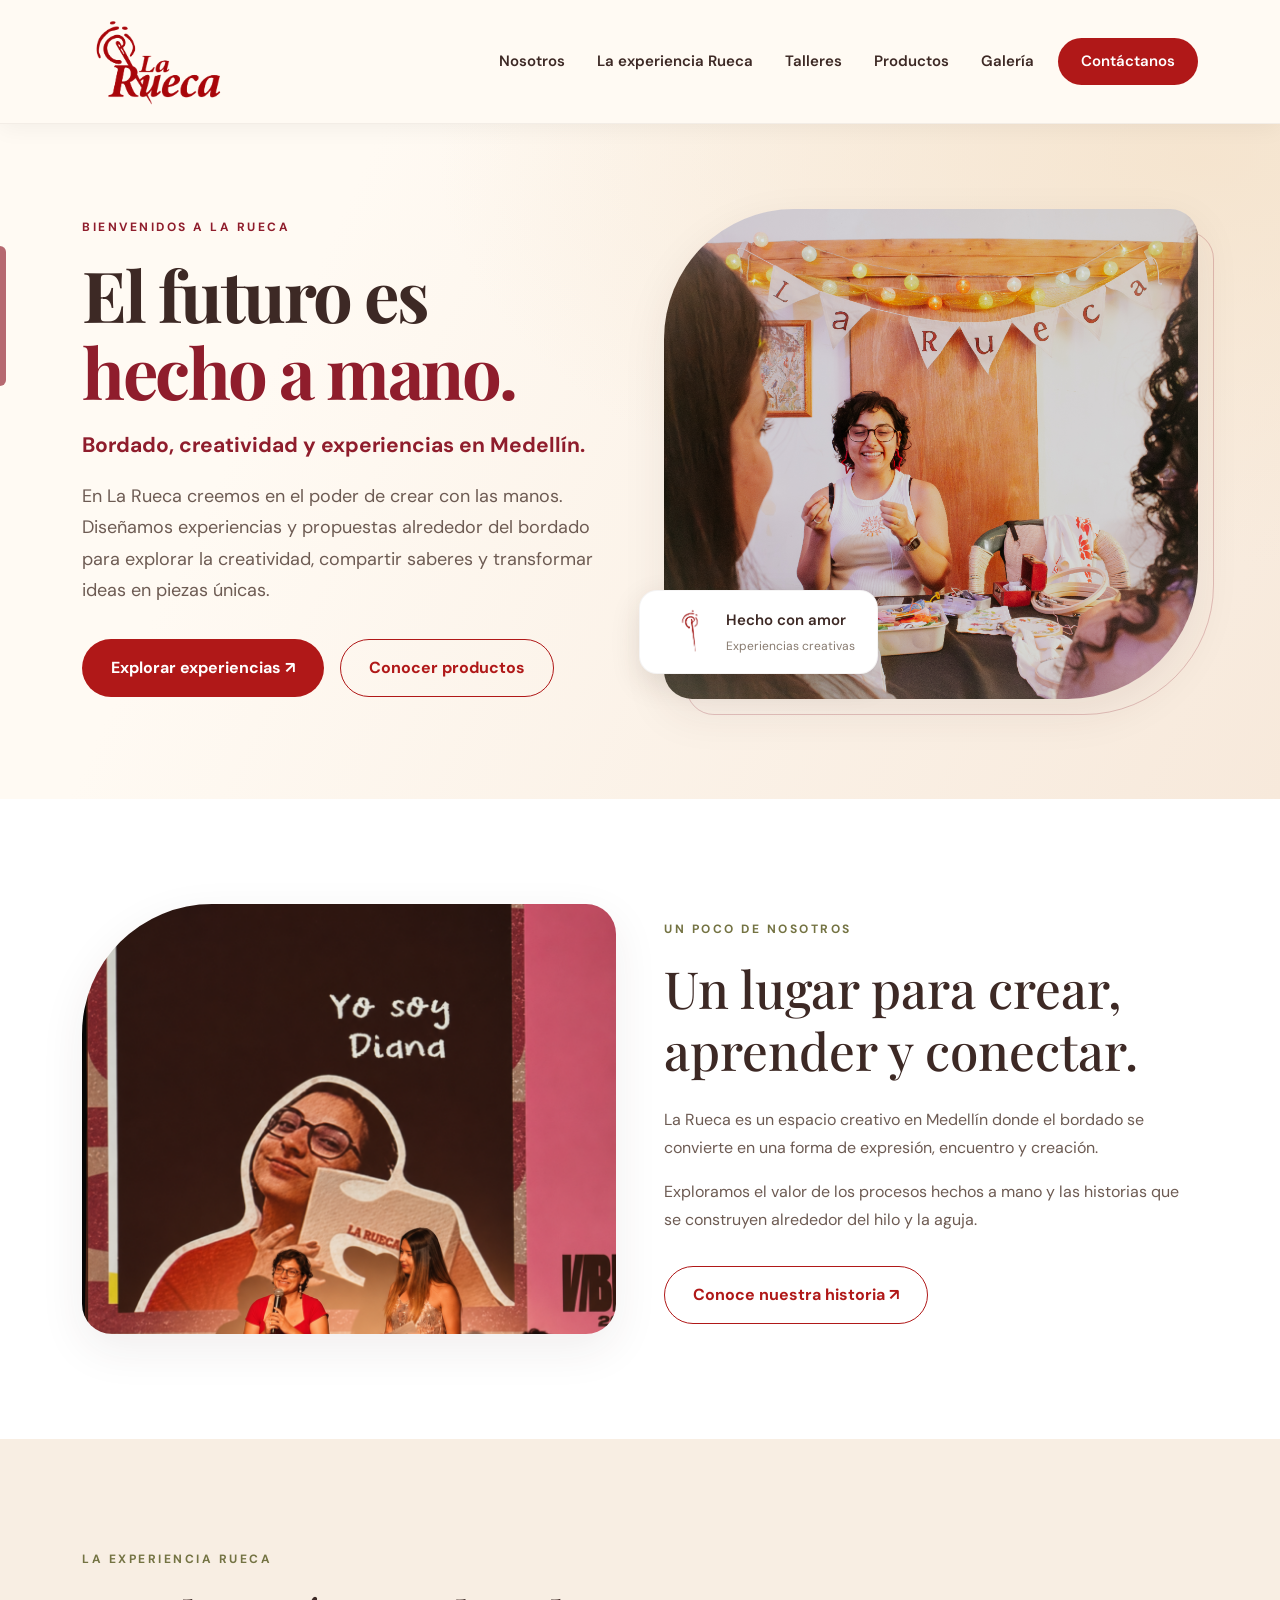
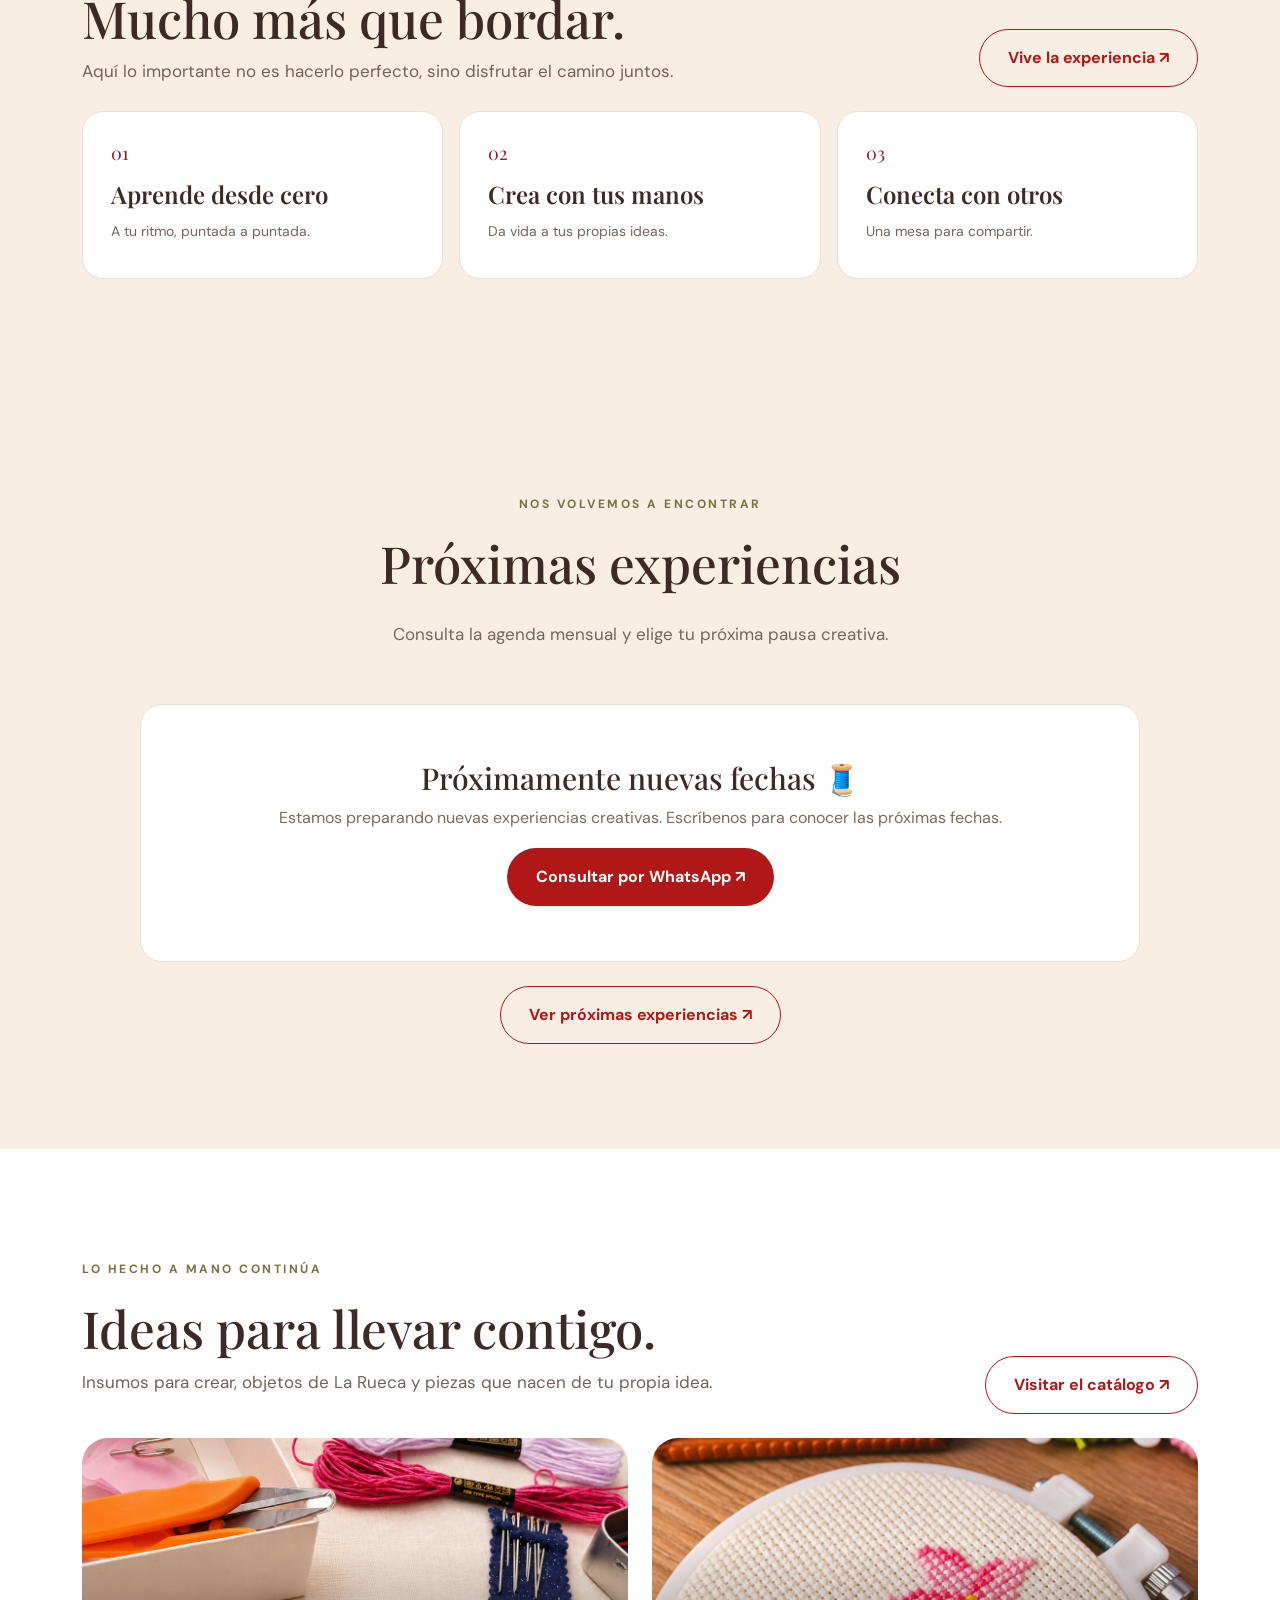
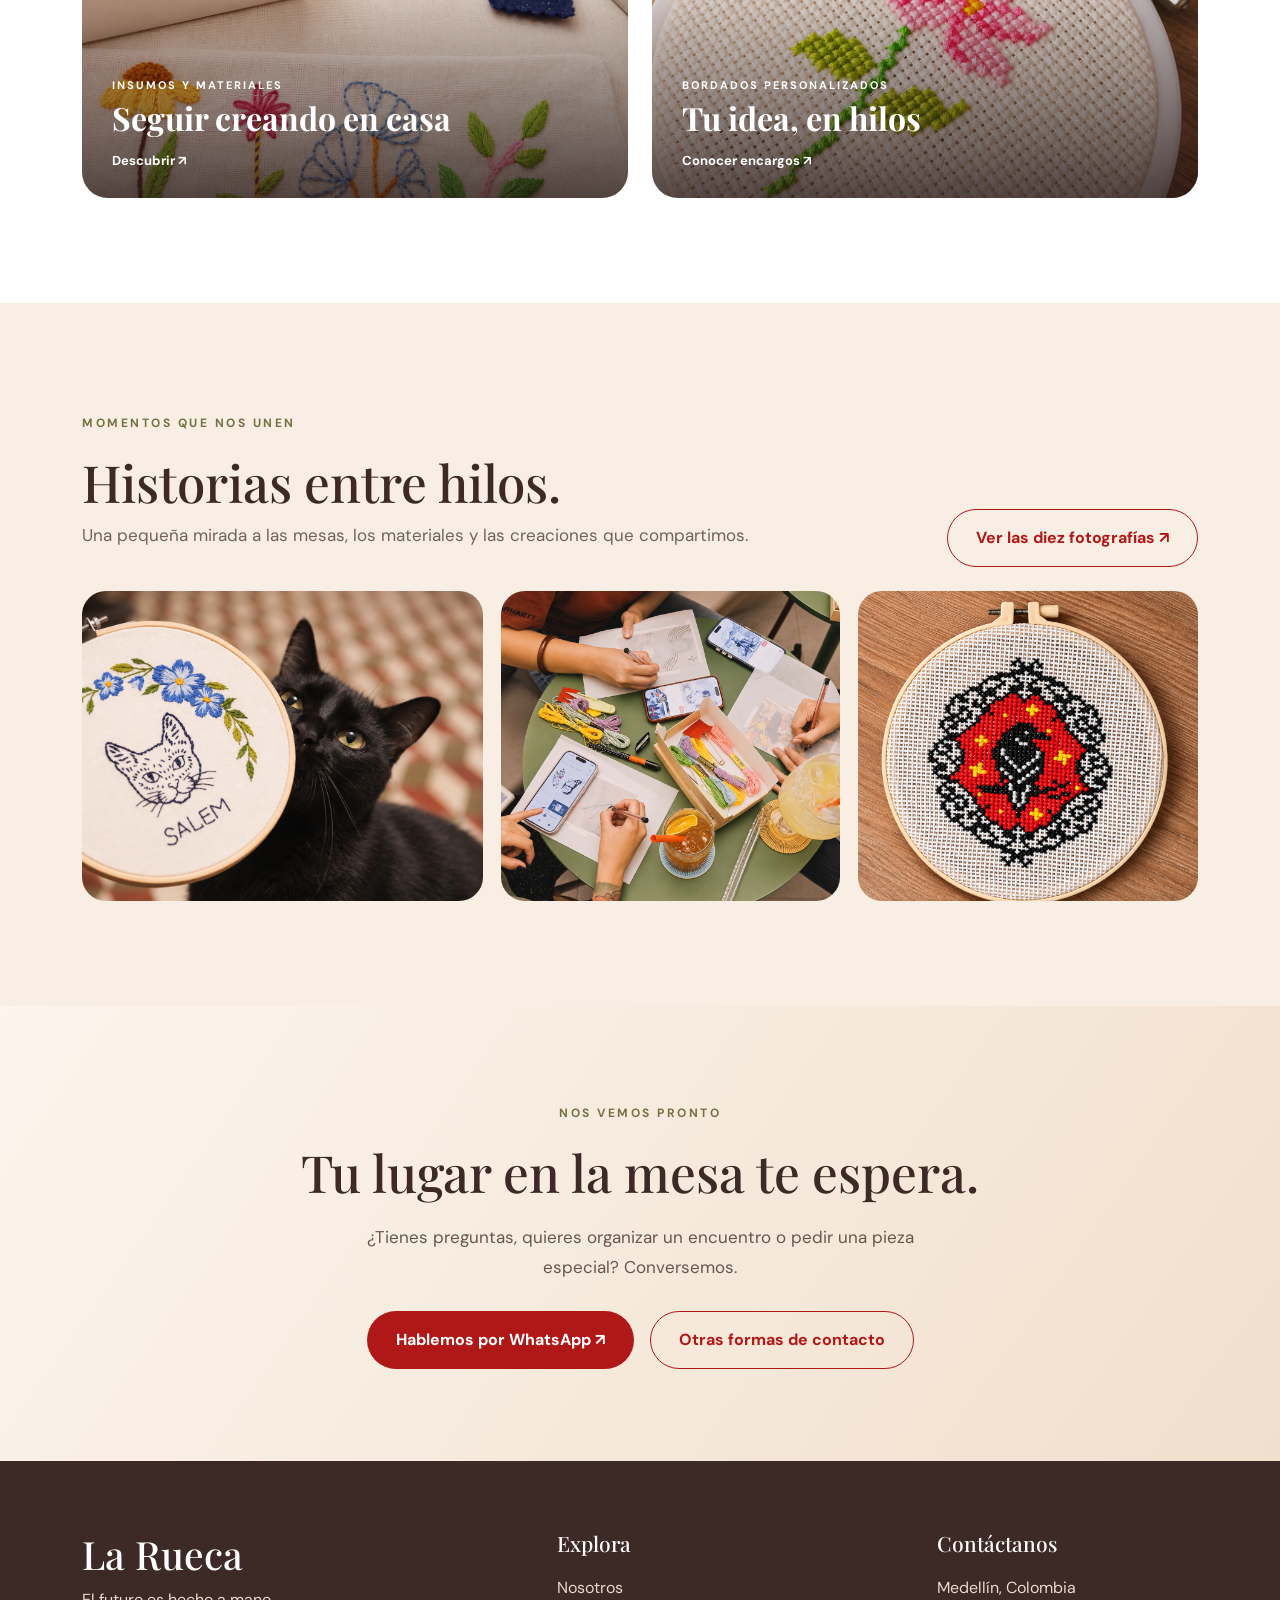
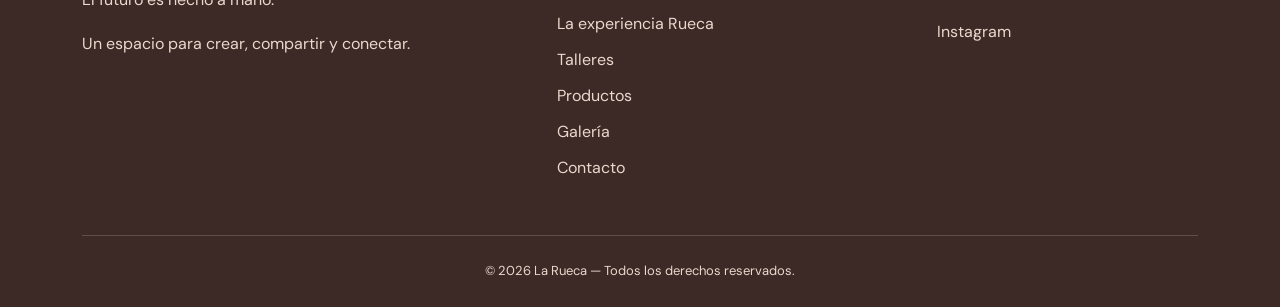
<file: index.html>
<!DOCTYPE html>
<html lang="es">

<head>
  <meta charset="UTF-8">
  <meta name="viewport" content="width=device-width, initial-scale=1.0">

  <!-- SEO -->
  <title>La Rueca | Talleres, arte y encuentros en Medellín</title>

  <meta
    name="description"
    content="La Rueca: bordado, creatividad y experiencias en Medellín. Talleres, creaciones textiles, productos hechos a mano y encuentros para compartir saberes."
  >

  <!-- Bootstrap -->
  <link
    href="https://cdn.jsdelivr.net/npm/bootstrap@5.3.3/dist/css/bootstrap.min.css"
    rel="stylesheet"
  >

  <!-- Tipografías -->
  <link
    href="https://fonts.googleapis.com/css2?family=DM+Sans:wght@400;500;600;700&family=Playfair+Display:wght@500;600;700&display=swap"
    rel="stylesheet"
  >

  <!-- Favicon oficial de La Rueca -->
  <link
    rel="icon"
    type="image/png"
    sizes="any"
    href="img/favicon-la-rueca.png"
  >

  <!-- Estilos de La Rueca -->
  <link href="css/estilos.css?v=12" rel="stylesheet">

</head>

<body>

  <!-- =====================================
       01. MENÚ DE NAVEGACIÓN
  ====================================== -->

  <nav class="navbar navbar-expand-lg navbar-light sticky-top">

    <div class="container">

      <!-- Logo -->
      <a class="navbar-brand" href="index.html">
        <img
          src="img/logo-la-rueca.png"
          alt="La Rueca - Inicio"
          class="logo"
        >
      </a>

      <!-- Menú móvil -->
      <button
        class="navbar-toggler"
        type="button"
        data-bs-toggle="collapse"
        data-bs-target="#menuPrincipal"
        aria-controls="menuPrincipal"
        aria-expanded="false"
        aria-label="Abrir menú"
      >
        <span class="navbar-toggler-icon"></span>
      </button>

      <!-- Enlaces principales -->
      <div class="collapse navbar-collapse" id="menuPrincipal">

        <ul class="navbar-nav ms-auto align-items-lg-center gap-lg-3">

          <li class="nav-item">
            <a class="nav-link" href="nosotros.html">
              Nosotros
            </a>
          </li>

          <li class="nav-item">
            <a class="nav-link" href="experiencia.html">
              La experiencia Rueca
            </a>
          </li>

          <li class="nav-item">
            <a class="nav-link" href="talleres.html">
              Talleres
            </a>
          </li>

          <li class="nav-item">
            <a class="nav-link" href="productos.html">
              Productos
            </a>
          </li>

          <li class="nav-item">
            <a class="nav-link" href="galeria.html">
              Galería
            </a>
          </li>

          <li class="nav-item">
            <a class="nav-link btn-menu" href="contacto.html">
              Contáctanos
            </a>
          </li>

        </ul>

      </div>
    </div>
  </nav>


  <main>

    <!-- =====================================
         02. PORTADA / HERO
    ====================================== -->

    <section class="hero" id="inicio">

      <div class="container">

        <div class="row align-items-center g-5">

          <!-- Texto de portada -->
          <div class="col-lg-6">

            <span class="etiqueta">
              BIENVENIDOS A LA RUECA
            </span>

            <h1>
              El futuro es <em>hecho a mano.</em>
            </h1>

            <h2>
              Bordado, creatividad y experiencias en Medellín.
            </h2>

            <p class="descripcion">
              En La Rueca creemos en el poder de crear con las manos.
              Diseñamos experiencias y propuestas alrededor del bordado
              para explorar la creatividad, compartir saberes y
              transformar ideas en piezas únicas.
            </p>

            <div class="d-flex gap-3 flex-wrap">

              <a class="boton" href="talleres.html">
                Explorar experiencias ↗
              </a>

              <a class="boton-secundario" href="productos.html">
                Conocer productos
              </a>

            </div>

          </div>

          <!-- Fotografía de portada -->
          <div class="col-lg-6">

            <div class="hero-foto">

              <img
                src="img/hero-bordado.jpg"
                alt="Participantes compartiendo un taller creativo de La Rueca"
                fetchpriority="high"
              >

              <!-- Sello flotante -->
              <div class="sello-flotante">

                <img
                  src="img/aguja-la-rueca.png"
                  alt=""
                  class="aguja-logo"
                >

                <div>
                  <strong>Hecho con amor</strong>
                  <small>Experiencias creativas</small>
                </div>

              </div>

            </div>

          </div>

        </div>

      </div>

    </section>


    <!-- =====================================
         03. UN POCO DE NOSOTROS
    ====================================== -->

    <section class="seccion nosotros inicio-resumen" id="nosotros">

      <div class="container">

        <div class="row align-items-center g-5">

          <!-- Fotografía -->
          <div class="col-lg-6">

            <div class="imagen-seccion">

              <img
                src="img/encuentro-creativo.png"
                alt="Encuentro creativo de bordado en La Rueca"
                loading="lazy"
              >

            </div>

          </div>

          <!-- Presentación -->
          <div class="col-lg-6">

            <span class="etiqueta">
              UN POCO DE NOSOTROS
            </span>

            <h2 class="titulo-seccion">
              Un lugar para crear, aprender y conectar.
            </h2>

            <p>
              La Rueca es un espacio creativo en Medellín donde
              el bordado se convierte en una forma de expresión,
              encuentro y creación.
            </p>

            <p>
              Exploramos el valor de los procesos hechos a mano
              y las historias que se construyen alrededor
              del hilo y la aguja.
            </p>

            <a class="boton-secundario mt-3" href="nosotros.html">
              Conoce nuestra historia ↗
            </a>

          </div>

        </div>

      </div>

    </section>


    <!-- =====================================
         04. LA EXPERIENCIA RUECA
    ====================================== -->

    <section
      class="seccion fondo-crema inicio-experiencia"
      id="servicios"
    >

      <div class="container">

        <!-- Encabezado -->
        <div class="row align-items-end g-4 mb-4">

          <div class="col-lg-8">

            <span class="etiqueta">
              LA EXPERIENCIA RUECA
            </span>

            <h2 class="titulo-seccion mb-2">
              Mucho más que bordar.
            </h2>

            <p class="mb-0 intro-corto">
              Aquí lo importante no es hacerlo perfecto,
              sino disfrutar el camino juntos.
            </p>

          </div>

          <div class="col-lg-4 text-lg-end">

            <a class="boton-secundario" href="experiencia.html">
              Vive la experiencia ↗
            </a>

          </div>

        </div>

        <!-- Tres beneficios -->
        <div class="row g-3">

          <!-- Beneficio 1 -->
          <div class="col-md-4">

            <a
              class="beneficio-resumen"
              href="experiencia.html#beneficios-originales"
            >
              <span>01</span>

              <strong>Aprende desde cero</strong>

              <small>
                A tu ritmo, puntada a puntada.
              </small>
            </a>

          </div>

          <!-- Beneficio 2 -->
          <div class="col-md-4">

            <a
              class="beneficio-resumen"
              href="experiencia.html#beneficios-originales"
            >
              <span>02</span>

              <strong>Crea con tus manos</strong>

              <small>
                Da vida a tus propias ideas.
              </small>
            </a>

          </div>

          <!-- Beneficio 3 -->
          <div class="col-md-4">

            <a
              class="beneficio-resumen"
              href="experiencia.html#beneficios-originales"
            >
              <span>03</span>

              <strong>Conecta con otros</strong>

              <small>
                Una mesa para compartir.
              </small>
            </a>

          </div>

        </div>

      </div>

    </section>


    <!-- =====================================
         05. PRÓXIMAS EXPERIENCIAS
    ====================================== -->

    <section
      class="seccion fondo-crema"
      id="proximos-eventos"
    >

      <div class="container">

        <!-- Encabezado -->
        <div class="encabezado-seccion text-center">

          <span class="etiqueta">
            NOS VOLVEMOS A ENCONTRAR
          </span>

          <h2 class="titulo-seccion">
            Próximas experiencias
          </h2>

          <p>
            Consulta la agenda mensual y elige
            tu próxima pausa creativa.
          </p>

        </div>

        <!--
          Los eventos se cargan desde:
          js/eventos.js

          Máximo de eventos en Inicio: 3
        -->
        <div
          class="eventos-contenedor"
          id="lista-eventos"
          data-max-eventos="3"
        ></div>

        <div class="text-center mt-4">

          <a
            class="boton-secundario"
            href="talleres.html#proximos-eventos"
          >
            Ver próximas experiencias ↗
          </a>

        </div>

      </div>

    </section>


    <!-- =====================================
         06. PRODUCTOS DESTACADOS
         IDEAS PARA LLEVAR CONTIGO
    ====================================== -->

    <section
      class="seccion inicio-productos"
      id="productos-destacados"
    >

      <div class="container">

        <!-- Encabezado -->
        <div class="row align-items-end g-4 mb-4">

          <div class="col-lg-8">

            <span class="etiqueta">
              LO HECHO A MANO CONTINÚA
            </span>

            <h2 class="titulo-seccion mb-2">
              Ideas para llevar contigo.
            </h2>

            <p class="intro-corto">
              Insumos para crear, objetos de La Rueca
              y piezas que nacen de tu propia idea.
            </p>

          </div>

          <div class="col-lg-4 text-lg-end">

            <a class="boton-secundario" href="productos.html">
              Visitar el catálogo ↗
            </a>

          </div>

        </div>

        <!-- Tarjetas fotográficas -->
        <div class="row g-4">

          <!-- PRODUCTO 1: SEGUIR CREANDO EN CASA -->
          <div class="col-md-6">

            <a
              class="foto-destacada foto-destacada-grande"
              href="productos.html"
            >

              <img
                src="img/en-casa.png"
                alt="Insumos y materiales de bordado para seguir creando en casa"
                loading="lazy"
              >

              <span class="foto-destacada-texto">

                <small>
                  INSUMOS Y MATERIALES
                </small>

                <strong>
                  Seguir creando en casa
                </strong>

                <span>
                  Descubrir ↗
                </span>

              </span>

            </a>

          </div>

          <!-- PRODUCTO 2: BORDADOS PERSONALIZADOS -->
          <div class="col-md-6">

            <a
              class="foto-destacada foto-destacada-grande"
              href="productos.html#encargos"
            >

              <img
                src="img/bordados-personalizados.png"
                alt="Bordado personalizado artesanal realizado a mano"
                loading="lazy"
              >

              <span class="foto-destacada-texto">

                <small>
                  BORDADOS PERSONALIZADOS
                </small>

                <strong>
                  Tu idea, en hilos
                </strong>

                <span>
                  Conocer encargos ↗
                </span>

              </span>

            </a>

          </div>

        </div>

      </div>

    </section>


    <!-- =====================================
         07. GALERÍA DESTACADA
    ====================================== -->

    <section
      class="seccion fondo-crema inicio-galeria"
      id="galeria"
    >

      <div class="container">

        <!-- Encabezado -->
        <div class="row align-items-end g-4 mb-4">

          <div class="col-lg-8">

            <span class="etiqueta">
              MOMENTOS QUE NOS UNEN
            </span>

            <h2 class="titulo-seccion mb-2">
              Historias entre hilos.
            </h2>

            <p class="intro-corto">
              Una pequeña mirada a las mesas,
              los materiales y las creaciones
              que compartimos.
            </p>

          </div>

          <div class="col-lg-4 text-lg-end">

            <a class="boton-secundario" href="galeria.html">
              Ver las diez fotografías ↗
            </a>

          </div>

        </div>

        <!-- Adelanto de tres fotografías -->
        <div class="mosaico-inicio">

          <a href="galeria.html" aria-label="Explorar galería de La Rueca">

            <img
              src="img/galeria-2.png"
              alt="Encuentro creativo de La Rueca"
              loading="lazy"
            >

          </a>

          <a href="galeria.html" aria-label="Ver materiales y bordados">

            <img
              src="img/galeria-3.png"
              alt="Materiales y bordados compartidos"
              loading="lazy"
            >

          </a>

          <a href="galeria.html" aria-label="Ver bordados artesanales">

            <img
              src="img/galeria-8.png"
              alt="Detalle de bordado hecho a mano"
              loading="lazy"
            >

          </a>

        </div>

      </div>

    </section>


    <!-- =====================================
         08. INVITACIÓN FINAL / CONTACTO
    ====================================== -->

    <section class="inicio-cierre" id="contacto">

      <div class="container">

        <div class="cierre-interior">

          <span class="etiqueta">
            NOS VEMOS PRONTO
          </span>

          <h2>
            Tu lugar en la mesa te espera.
          </h2>

          <p>
            ¿Tienes preguntas, quieres organizar un encuentro
            o pedir una pieza especial? Conversemos.
          </p>

          <div class="d-flex flex-wrap justify-content-center gap-3">

            <a
              class="boton"
              href="https://wa.me/573006522403?text=Hola%2C%20La%20Rueca.%20Quisiera%20conocer%20m%C3%A1s"
              target="_blank"
              rel="noopener noreferrer"
            >
              Hablemos por WhatsApp ↗
            </a>

            <a
              class="boton-secundario"
              href="contacto.html"
            >
              Otras formas de contacto
            </a>

          </div>

        </div>

      </div>

    </section>

  </main>


  <!-- =====================================
       09. PIE DE PÁGINA
  ====================================== -->

  <footer class="pie-pagina">

    <div class="container">

      <div class="row g-4 align-items-start">

        <!-- Marca -->
        <div class="col-md-5">

          <h3>La Rueca</h3>

          <p>El futuro es hecho a mano.</p>

          <p>
            Un espacio para crear,
            compartir y conectar.
          </p>

        </div>

        <!-- Navegación secundaria -->
        <div class="col-md-4">

          <h4>Explora</h4>

          <a href="nosotros.html">Nosotros</a>

          <a href="experiencia.html">
            La experiencia Rueca
          </a>

          <a href="talleres.html">Talleres</a>

          <a href="productos.html">Productos</a>

          <a href="galeria.html">Galería</a>

          <a href="contacto.html">Contacto</a>

        </div>

        <!-- Contacto -->
        <div class="col-md-3">

          <h4>Contáctanos</h4>

          <p>Medellín, Colombia</p>

          <a
            href="https://www.instagram.com/larueca.creaciones/"
            target="_blank"
            rel="noopener noreferrer"
          >
            Instagram
          </a>

        </div>

      </div>

      <div class="footer-inferior">
        © 2026 La Rueca — Todos los derechos reservados.
      </div>

    </div>

  </footer>


  <!-- =====================================
       10. JAVASCRIPT
  ====================================== -->

  <!-- Bootstrap -->
  <script src="https://cdn.jsdelivr.net/npm/bootstrap@5.3.3/dist/js/bootstrap.bundle.min.js"></script>

  <!-- Agenda de próximos talleres -->
  <script src="js/eventos.js"></script>

  <!-- Funcionalidades generales -->
  <script src="js/main.js" defer></script>

</body>
</html>
</file>
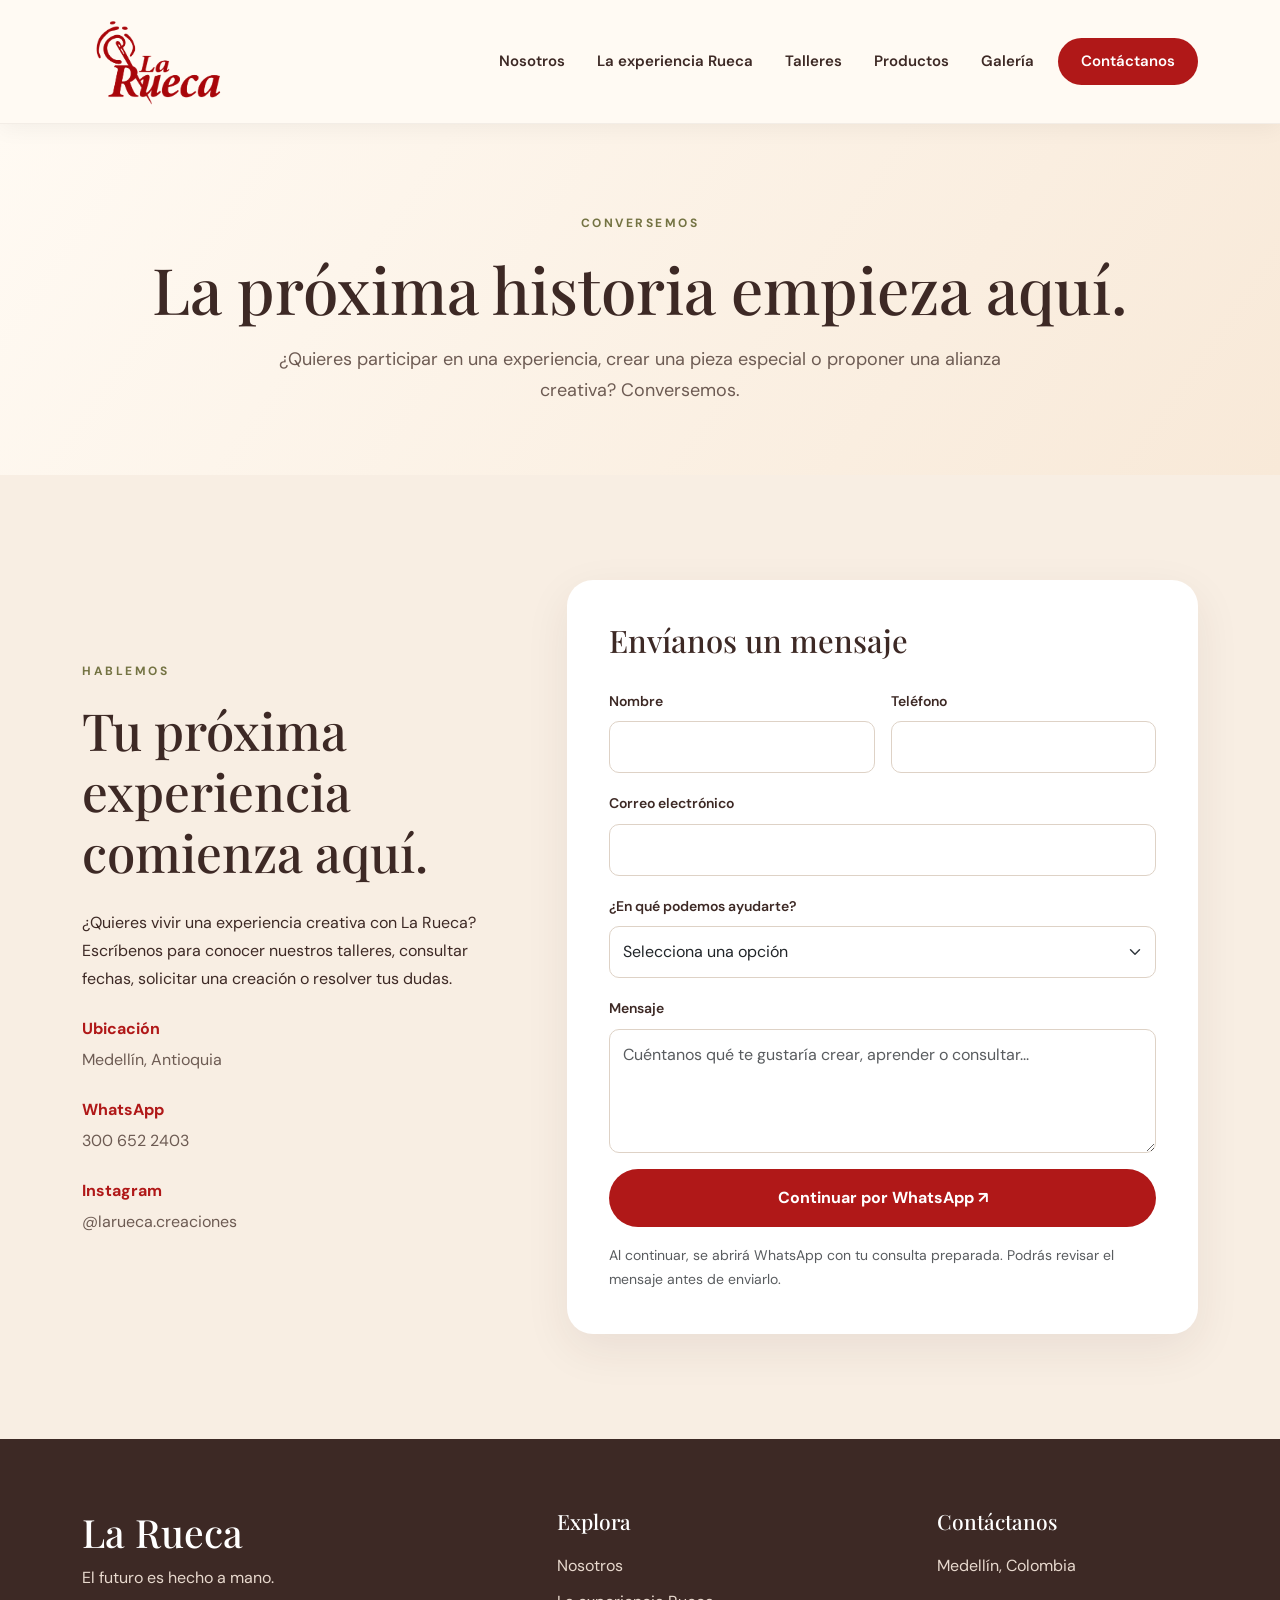
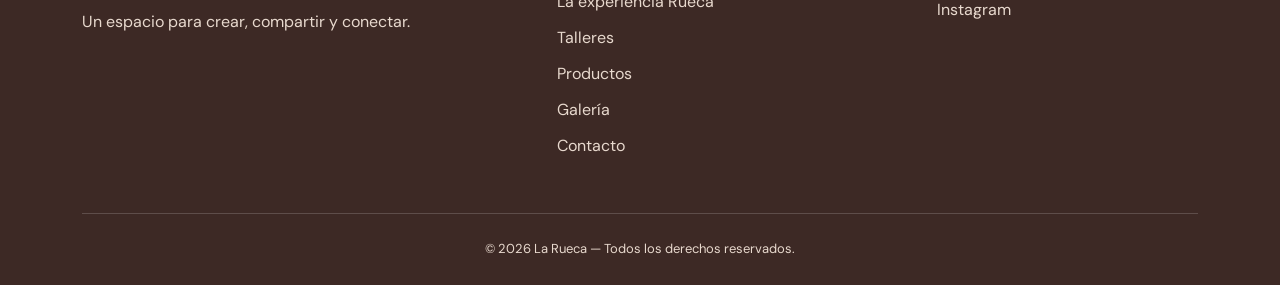
<file: contacto.html>
<!DOCTYPE html>
<html lang="es">

<head>
  <meta charset="UTF-8">
  <meta name="viewport" content="width=device-width, initial-scale=1.0">

  <!-- =====================================
       SEO Y DATOS DE LA PÁGINA
  ====================================== -->

  <title>La Rueca | Contacto, talleres y encargos</title>

  <meta
    name="description"
    content="Contacta a La Rueca en Medellín. Consulta talleres de bordado, creaciones textiles, encargos personalizados y alianzas creativas por WhatsApp."
  >

  <!-- Bootstrap -->
  <link
    href="https://cdn.jsdelivr.net/npm/bootstrap@5.3.3/dist/css/bootstrap.min.css"
    rel="stylesheet"
  >

  <!-- Tipografías -->
  <link
    href="https://fonts.googleapis.com/css2?family=DM+Sans:wght@400;500;600;700&family=Playfair+Display:wght@500;600;700&display=swap"
    rel="stylesheet"
  >

  <!-- Favicon oficial de La Rueca -->
<link
  rel="icon"
  type="image/png"
  sizes="any"
  href="img/favicon-la-rueca.png"
>

  <!-- Estilos de La Rueca -->
  <link href="css/estilos.css?v=12" rel="stylesheet">

</head>

<body>

  <!-- =====================================
       01. MENÚ DE NAVEGACIÓN
  ====================================== -->

  <nav class="navbar navbar-expand-lg navbar-light sticky-top">

    <div class="container">

      <!-- Logo -->
      <a class="navbar-brand" href="index.html">

        <img
          src="img/logo-la-rueca.png"
          alt="La Rueca - Inicio"
          class="logo"
        >

      </a>

      <!-- Menú móvil -->
      <button
        class="navbar-toggler"
        type="button"
        data-bs-toggle="collapse"
        data-bs-target="#menuPrincipal"
        aria-controls="menuPrincipal"
        aria-expanded="false"
        aria-label="Abrir menú"
      >
        <span class="navbar-toggler-icon"></span>
      </button>

      <!-- Enlaces principales -->
      <div class="collapse navbar-collapse" id="menuPrincipal">

        <ul class="navbar-nav ms-auto align-items-lg-center gap-lg-3">

          <li class="nav-item">
            <a class="nav-link" href="nosotros.html">
              Nosotros
            </a>
          </li>

          <li class="nav-item">
            <a class="nav-link" href="experiencia.html">
              La experiencia Rueca
            </a>
          </li>

          <li class="nav-item">
            <a class="nav-link" href="talleres.html">
              Talleres
            </a>
          </li>

          <li class="nav-item">
            <a class="nav-link" href="productos.html">
              Productos
            </a>
          </li>

          <li class="nav-item">
            <a class="nav-link" href="galeria.html">
              Galería
            </a>
          </li>

          <li class="nav-item">
            <a
              class="nav-link btn-menu"
              href="contacto.html"
              aria-current="page"
            >
              Contáctanos
            </a>
          </li>

        </ul>

      </div>

    </div>

  </nav>


  <main>

    <!-- =====================================
         02. PORTADA DE CONTACTO
    ====================================== -->

    <section class="pagina-hero">

      <div class="container">

        <span class="etiqueta">
          CONVERSEMOS
        </span>

        <h1>
          La próxima historia empieza aquí.
        </h1>

        <p>
          ¿Quieres participar en una experiencia,
          crear una pieza especial o proponer
          una alianza creativa? Conversemos.
        </p>

      </div>

    </section>


    <!-- =====================================
         03. CONTACTO Y FORMULARIO
    ====================================== -->

    <section
      class="seccion fondo-crema"
      id="contacto"
    >

      <div class="container">

        <div class="row g-5 align-items-center">

          <!-- =================================
               03.1. INFORMACIÓN DE CONTACTO
          ================================== -->

          <div class="col-lg-5">

            <span class="etiqueta">
              HABLEMOS
            </span>

            <h2 class="titulo-seccion">
              Tu próxima experiencia comienza aquí.
            </h2>

            <p>
              ¿Quieres vivir una experiencia creativa
              con La Rueca? Escríbenos para conocer
              nuestros talleres, consultar fechas,
              solicitar una creación o resolver tus dudas.
            </p>

            <!-- Ubicación -->
            <div class="detalle-contacto">

              <strong>Ubicación</strong>

              <span>
                Medellín, Antioquia
              </span>

            </div>

            <!-- WhatsApp -->
            <div class="detalle-contacto">

              <strong>WhatsApp</strong>

              <a
                href="https://wa.me/573006522403"
                target="_blank"
                rel="noopener noreferrer"
              >
                300 652 2403
              </a>

            </div>

            <!-- Instagram -->
            <div class="detalle-contacto">

              <strong>Instagram</strong>

              <a
                href="https://www.instagram.com/larueca.creaciones/"
                target="_blank"
                rel="noopener noreferrer"
              >
                @larueca.creaciones
              </a>

            </div>

          </div>


          <!-- =================================
               03.2. FORMULARIO DE CONTACTO
          ================================== -->

          <div class="col-lg-7">

            <div class="tarjeta-contacto">

              <h3>Envíanos un mensaje</h3>

              <!--
                IMPORTANTE:

                Este formulario es gestionado por
                js/eventos.js.

                Al enviarlo, se abre WhatsApp con
                un mensaje que contiene los datos
                diligenciados.

                No utiliza servidor ni base de datos.
              -->

              <form id="formulario-contacto">

                <div class="row g-3">

                  <!-- Nombre -->
                  <div class="col-md-6">

                    <label
                      class="form-label"
                      for="nombre"
                    >
                      Nombre
                    </label>

                    <input
                      class="form-control"
                      id="nombre"
                      name="nombre"
                      type="text"
                      autocomplete="name"
                      required
                    >

                  </div>


                  <!-- Teléfono -->
                  <div class="col-md-6">

                    <label
                      class="form-label"
                      for="telefono"
                    >
                      Teléfono
                    </label>

                    <input
                      class="form-control"
                      id="telefono"
                      name="telefono"
                      type="tel"
                      autocomplete="tel"
                      required
                    >

                  </div>


                  <!-- Correo electrónico -->
                  <div class="col-12">

                    <label
                      class="form-label"
                      for="correo"
                    >
                      Correo electrónico
                    </label>

                    <input
                      class="form-control"
                      id="correo"
                      name="correo"
                      type="email"
                      autocomplete="email"
                    >

                  </div>


                  <!-- Motivo de consulta -->
                  <div class="col-12">

                    <label
                      class="form-label"
                      for="servicio"
                    >
                      ¿En qué podemos ayudarte?
                    </label>

                    <select
                      class="form-select"
                      id="servicio"
                      name="servicio"
                      required
                    >

                      <option value="" selected disabled>
                        Selecciona una opción
                      </option>

                      <optgroup label="Talleres y experiencias">

                        <option value="Bordado para principiantes">
                          Bordado para principiantes
                        </option>

                        <option value="Técnicas de bordado">
                          Técnicas de bordado
                        </option>

                        <option value="Talleres de bordado">
                          Talleres de bordado
                        </option>

                        <option value="Taller personalizado">
                          Taller personalizado
                        </option>

                        <option value="Encuentro creativo entre amigas">
                          Encuentro creativo entre amigas
                        </option>

                        <option value="Taller privado">
                          Taller privado
                        </option>

                        <option value="Encuentro para empresas">
                          Encuentro para empresas
                        </option>

                      </optgroup>

                      <optgroup label="Productos y creaciones">

                        <option value="Consulta de insumos">
                          Insumos de bordado
                        </option>

                        <option value="Merchandising">
                          Merchandising
                        </option>

                        <option value="Bordado personalizado">
                          Bordado personalizado
                        </option>

                        <option value="Creaciones textiles">
                          Creaciones textiles
                        </option>

                      </optgroup>

                      <optgroup label="Colaboraciones">

                        <option value="Alianza creativa">
                          Alianza creativa
                        </option>

                        <option value="Alianza con espacio cultural">
                          Alianza con café o espacio cultural
                        </option>

                      </optgroup>

                      <option value="Otra consulta">
                        Otra consulta
                      </option>

                    </select>

                  </div>


                  <!-- Mensaje -->
                  <div class="col-12">

                    <label
                      class="form-label"
                      for="mensaje"
                    >
                      Mensaje
                    </label>

                    <textarea
                      class="form-control"
                      id="mensaje"
                      name="mensaje"
                      rows="4"
                      placeholder="Cuéntanos qué te gustaría crear, aprender o consultar..."
                    ></textarea>

                  </div>


                  <!-- Botón -->
                  <div class="col-12">

                    <button
                      class="boton w-100"
                      type="submit"
                    >
                      Continuar por WhatsApp ↗
                    </button>

                  </div>

                  <!-- Información adicional -->
                  <div class="col-12">

                    <p class="small text-muted mb-0">
                      Al continuar, se abrirá WhatsApp
                      con tu consulta preparada.
                      Podrás revisar el mensaje antes
                      de enviarlo.
                    </p>

                  </div>

                </div>

              </form>

            </div>

          </div>

        </div>

      </div>

    </section>

  </main>


  <!-- =====================================
       04. PIE DE PÁGINA
  ====================================== -->

  <footer class="pie-pagina">

    <div class="container">

      <div class="row g-4 align-items-start">

        <!-- Marca -->
        <div class="col-md-5">

          <h3>La Rueca</h3>

          <p>El futuro es hecho a mano.</p>

          <p>
            Un espacio para crear,
            compartir y conectar.
          </p>

        </div>

        <!-- Navegación -->
        <div class="col-md-4">

          <h4>Explora</h4>

          <a href="nosotros.html">Nosotros</a>

          <a href="experiencia.html">
            La experiencia Rueca
          </a>

          <a href="talleres.html">Talleres</a>

          <a href="productos.html">Productos</a>

          <a href="galeria.html">Galería</a>

          <a href="contacto.html">Contacto</a>

        </div>

        <!-- Contacto -->
        <div class="col-md-3">

          <h4>Contáctanos</h4>

          <p>Medellín, Colombia</p>

          <a
            href="https://www.instagram.com/larueca.creaciones/"
            target="_blank"
            rel="noopener noreferrer"
          >
            Instagram
          </a>

        </div>

      </div>

      <!-- Derechos -->
      <div class="footer-inferior">
        © 2026 La Rueca — Todos los derechos reservados.
      </div>

    </div>

  </footer>


  <!-- =====================================
       05. JAVASCRIPT
  ====================================== -->

  <!-- Bootstrap: menú móvil -->
  <script src="https://cdn.jsdelivr.net/npm/bootstrap@5.3.3/dist/js/bootstrap.bundle.min.js"></script>

  <!-- Funciones generales -->
  <script src="js/main.js"></script>

  <!-- Formulario y WhatsApp -->
  <script src="js/eventos.js"></script>

</body>
</html>
</file>
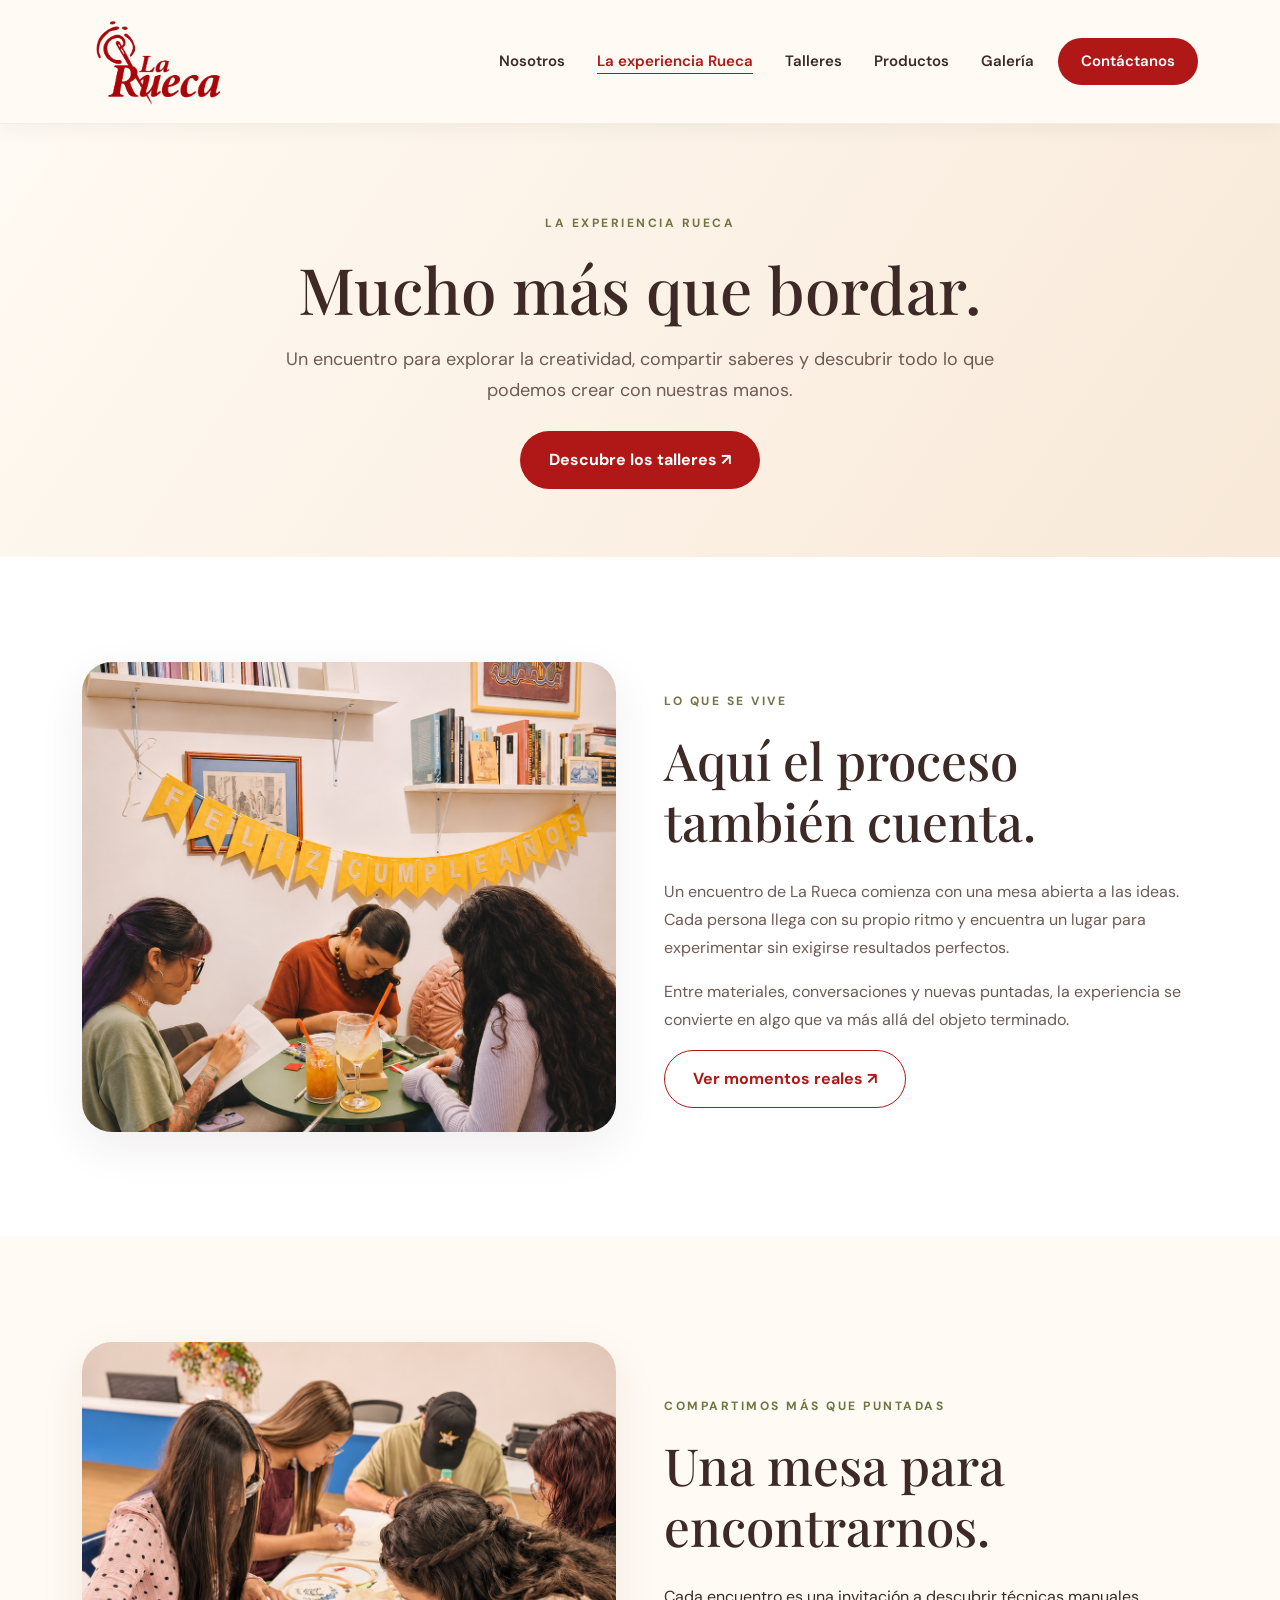
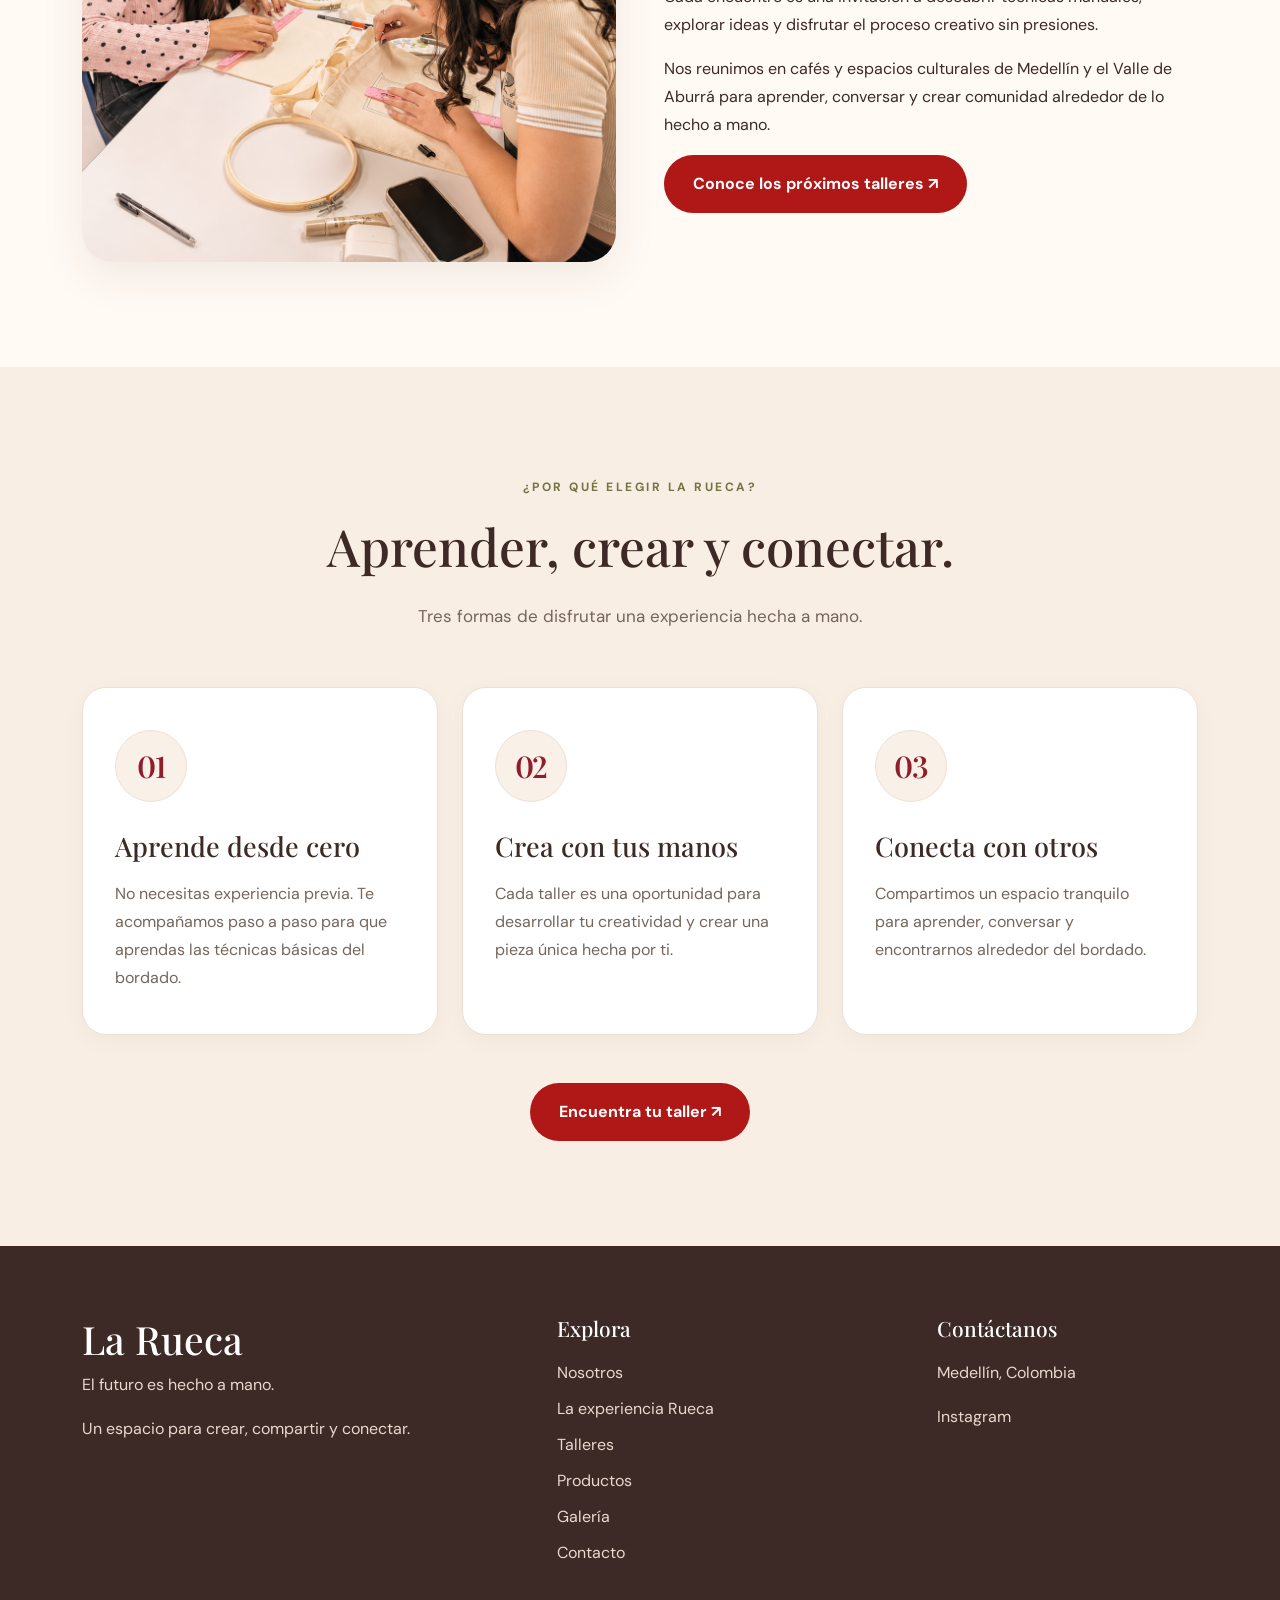
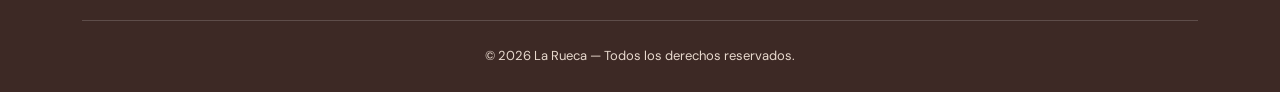
<file: experiencia.html>
<!DOCTYPE html>
<html lang="es">

<head>
  <meta charset="UTF-8">
  <meta name="viewport" content="width=device-width, initial-scale=1.0">

  <!-- SEO -->
  <title>La Rueca | La experiencia Rueca</title>

  <meta
    name="description"
    content="La experiencia Rueca: descubre cómo aprender bordado, crear con tus manos y conectar con otras personas en Medellín."
  >

  <!-- Bootstrap -->
  <link
    href="https://cdn.jsdelivr.net/npm/bootstrap@5.3.3/dist/css/bootstrap.min.css"
    rel="stylesheet"
  >

  <!-- Tipografías -->
  <link
    href="https://fonts.googleapis.com/css2?family=DM+Sans:wght@400;500;600;700&family=Playfair+Display:wght@500;600;700&display=swap"
    rel="stylesheet"
  >

  <!-- Favicon oficial de La Rueca -->
<link
  rel="icon"
  type="image/png"
  sizes="any"
  href="img/favicon-la-rueca.png"
>

  <!-- Estilos de La Rueca -->
  <link href="css/estilos.css?v=12" rel="stylesheet">

</head>

<body>

  <!-- =====================================
       01. MENÚ DE NAVEGACIÓN
  ====================================== -->

  <nav class="navbar navbar-expand-lg navbar-light sticky-top">

    <div class="container">

      <!-- Logo -->
      <a class="navbar-brand" href="index.html">

        <img
          src="img/logo-la-rueca.png"
          alt="La Rueca - Inicio"
          class="logo"
        >

      </a>

      <!-- Menú móvil -->
      <button
        class="navbar-toggler"
        type="button"
        data-bs-toggle="collapse"
        data-bs-target="#menuPrincipal"
        aria-controls="menuPrincipal"
        aria-expanded="false"
        aria-label="Abrir menú"
      >
        <span class="navbar-toggler-icon"></span>
      </button>

      <!-- Enlaces -->
      <div class="collapse navbar-collapse" id="menuPrincipal">

        <ul class="navbar-nav ms-auto align-items-lg-center gap-lg-3">

          <li class="nav-item">
            <a class="nav-link" href="nosotros.html">
              Nosotros
            </a>
          </li>

          <li class="nav-item">
            <a
              class="nav-link"
              href="experiencia.html"
              aria-current="page"
            >
              La experiencia Rueca
            </a>
          </li>

          <li class="nav-item">
            <a class="nav-link" href="talleres.html">
              Talleres
            </a>
          </li>

          <li class="nav-item">
            <a class="nav-link" href="productos.html">
              Productos
            </a>
          </li>

          <li class="nav-item">
            <a class="nav-link" href="galeria.html">
              Galería
            </a>
          </li>

          <li class="nav-item">
            <a class="nav-link btn-menu" href="contacto.html">
              Contáctanos
            </a>
          </li>

        </ul>

      </div>

    </div>

  </nav>


  <main>

    <!-- =====================================
         02. PORTADA DE LA EXPERIENCIA
    ====================================== -->

    <section class="pagina-hero">

      <div class="container">

        <span class="etiqueta">
          LA EXPERIENCIA RUECA
        </span>

        <h1>
          Mucho más que bordar.
        </h1>

        <p>
          Un encuentro para explorar la creatividad,
          compartir saberes y descubrir todo lo que
          podemos crear con nuestras manos.
        </p>

        <div class="mt-4">

          <a class="boton" href="talleres.html">
            Descubre los talleres ↗
          </a>

        </div>

      </div>

    </section>


    <!-- =====================================
         03. AQUÍ EL PROCESO TAMBIÉN CUENTA
         IMAGEN: galeria-1.png
    ====================================== -->

    <section
      class="seccion experiencia-editorial"
      id="beneficios-experiencia"
      aria-labelledby="experiencia-encuentro"
    >

      <div class="container">

        <div class="row align-items-center g-5">

          <!-- Fotografía -->
          <div class="col-lg-6">

            <div class="imagen-seccion">

              <img
                src="img/galeria-1.png"
                alt="Participantes compartiendo materiales y momentos creativos durante un encuentro de La Rueca"
                loading="lazy"
              >

            </div>

          </div>

          <!-- Texto -->
          <div class="col-lg-6">

            <span class="etiqueta">
              LO QUE SE VIVE
            </span>

            <h2
              class="titulo-seccion"
              id="experiencia-encuentro"
            >
              Aquí el proceso también cuenta.
            </h2>

            <p>
              Un encuentro de La Rueca comienza con una mesa
              abierta a las ideas. Cada persona llega con
              su propio ritmo y encuentra un lugar para
              experimentar sin exigirse resultados perfectos.
            </p>

            <p>
              Entre materiales, conversaciones y nuevas
              puntadas, la experiencia se convierte en
              algo que va más allá del objeto terminado.
            </p>

            <a
              class="boton-secundario"
              href="galeria.html"
            >
              Ver momentos reales ↗
            </a>

          </div>

        </div>

      </div>

    </section>


    <!-- =====================================
         04. UNA MESA PARA ENCONTRARNOS
         IMAGEN: imagen-nosotros.png
    ====================================== -->

    <section
      class="seccion"
      aria-labelledby="vivir-experiencia"
    >

      <div class="container">

        <div class="row align-items-center g-5">

          <!-- Fotografía -->
          <div class="col-lg-6">

            <div class="imagen-seccion">

              <img
                src="img/mesa-encuentros.png"
                alt="Participantes de La Rueca compartiendo un momento creativo en un café de Medellín"
                loading="lazy"
              >

            </div>

          </div>

          <!-- Texto -->
          <div class="col-lg-6">

            <span class="etiqueta">
              COMPARTIMOS MÁS QUE PUNTADAS
            </span>

            <h2
              class="titulo-seccion"
              id="vivir-experiencia"
            >
              Una mesa para encontrarnos.
            </h2>

            <p>
              Cada encuentro es una invitación a descubrir
              técnicas manuales, explorar ideas y disfrutar
              el proceso creativo sin presiones.
            </p>

            <p>
              Nos reunimos en cafés y espacios culturales
              de Medellín y el Valle de Aburrá para aprender,
              conversar y crear comunidad alrededor
              de lo hecho a mano.
            </p>

            <a
              class="boton"
              href="talleres.html"
            >
              Conoce los próximos talleres ↗
            </a>

          </div>

        </div>

      </div>

    </section>


    <!-- =====================================
         05. BENEFICIOS DE LA EXPERIENCIA
         CONSERVAMOS LOS TEXTOS ORIGINALES
    ====================================== -->

    <section
      class="seccion fondo-crema"
      id="beneficios-originales"
    >

      <div class="container">

        <!-- Encabezado -->
        <div class="encabezado-seccion text-center">

          <span class="etiqueta">
            ¿POR QUÉ ELEGIR LA RUECA?
          </span>

          <h2 class="titulo-seccion">
            Aprender, crear y conectar.
          </h2>

          <p>
            Tres formas de disfrutar una experiencia hecha a mano.
          </p>

        </div>

        <!-- Beneficios -->
        <div class="row g-4">

          <!-- Beneficio 01 -->
          <div class="col-lg-4 col-md-6">

            <article class="tarjeta-servicio">

              <span
                class="icono-servicio"
                aria-hidden="true"
              >
                01
              </span>

              <h3>Aprende desde cero</h3>

              <p>
                No necesitas experiencia previa.
                Te acompañamos paso a paso para
                que aprendas las técnicas básicas
                del bordado.
              </p>

            </article>

          </div>

          <!-- Beneficio 02 -->
          <div class="col-lg-4 col-md-6">

            <article class="tarjeta-servicio">

              <span
                class="icono-servicio"
                aria-hidden="true"
              >
                02
              </span>

              <h3>Crea con tus manos</h3>

              <p>
                Cada taller es una oportunidad para
                desarrollar tu creatividad y crear
                una pieza única hecha por ti.
              </p>

            </article>

          </div>

          <!-- Beneficio 03 -->
          <div class="col-lg-4 col-md-6">

            <article class="tarjeta-servicio">

              <span
                class="icono-servicio"
                aria-hidden="true"
              >
                03
              </span>

              <h3>Conecta con otros</h3>

              <p>
                Compartimos un espacio tranquilo
                para aprender, conversar y encontrarnos
                alrededor del bordado.
              </p>

            </article>

          </div>

        </div>

        <!-- Invitación -->
        <div class="text-center mt-5">

          <a class="boton" href="talleres.html">
            Encuentra tu taller ↗
          </a>

        </div>

      </div>

    </section>

  </main>


  <!-- =====================================
       06. PIE DE PÁGINA
  ====================================== -->

  <footer class="pie-pagina">

    <div class="container">

      <div class="row g-4 align-items-start">

        <!-- Marca -->
        <div class="col-md-5">

          <h3>La Rueca</h3>

          <p>El futuro es hecho a mano.</p>

          <p>
            Un espacio para crear,
            compartir y conectar.
          </p>

        </div>

        <!-- Navegación -->
        <div class="col-md-4">

          <h4>Explora</h4>

          <a href="nosotros.html">Nosotros</a>

          <a href="experiencia.html">
            La experiencia Rueca
          </a>

          <a href="talleres.html">Talleres</a>

          <a href="productos.html">Productos</a>

          <a href="galeria.html">Galería</a>

          <a href="contacto.html">Contacto</a>

        </div>

        <!-- Redes sociales -->
        <div class="col-md-3">

          <h4>Contáctanos</h4>

          <p>Medellín, Colombia</p>

          <a
            href="https://www.instagram.com/larueca.creaciones/"
            target="_blank"
            rel="noopener noreferrer"
          >
            Instagram
          </a>

        </div>

      </div>

      <!-- Derechos -->
      <div class="footer-inferior">
        © 2026 La Rueca — Todos los derechos reservados.
      </div>

    </div>

  </footer>


  <!-- =====================================
       07. JAVASCRIPT
  ====================================== -->

  <!-- Bootstrap -->
  <script src="https://cdn.jsdelivr.net/npm/bootstrap@5.3.3/dist/js/bootstrap.bundle.min.js"></script>

  <!-- Funcionalidades generales -->
  <script src="js/main.js"></script>

</body>
</html>
</file>
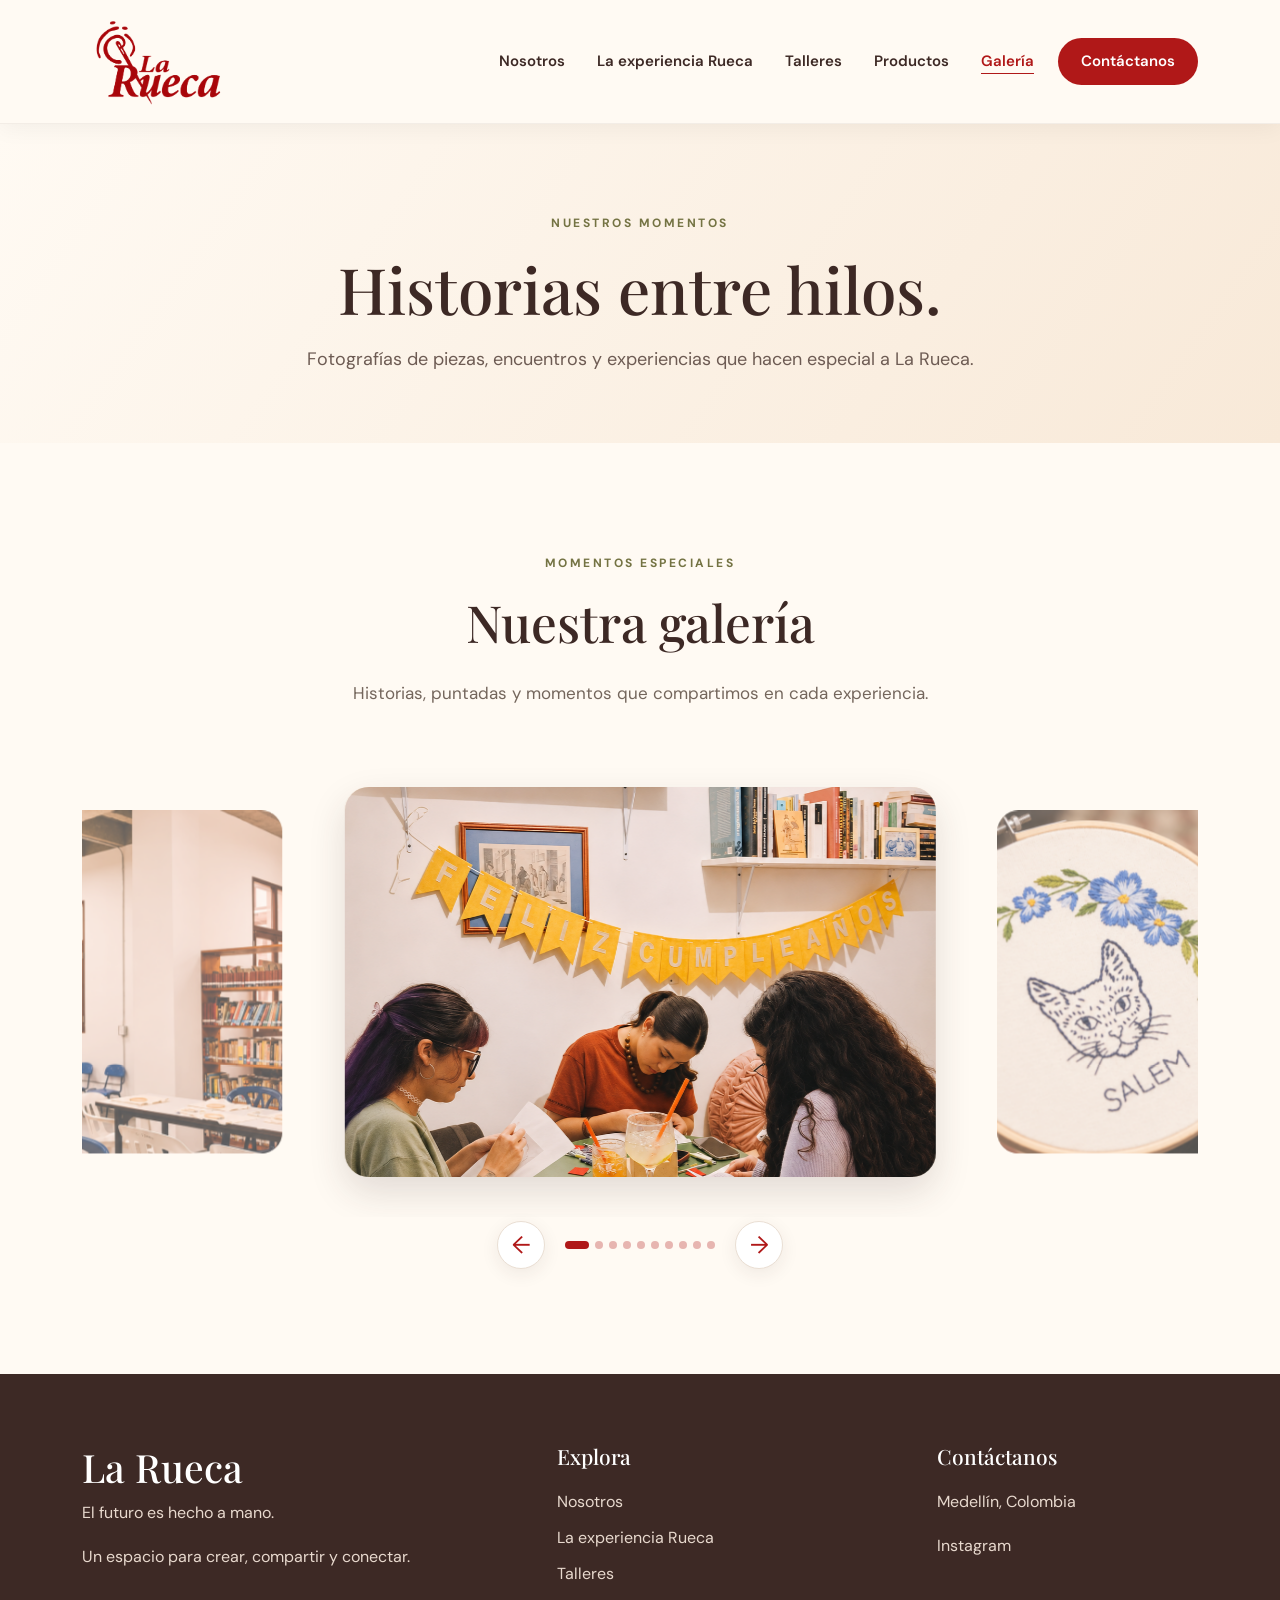
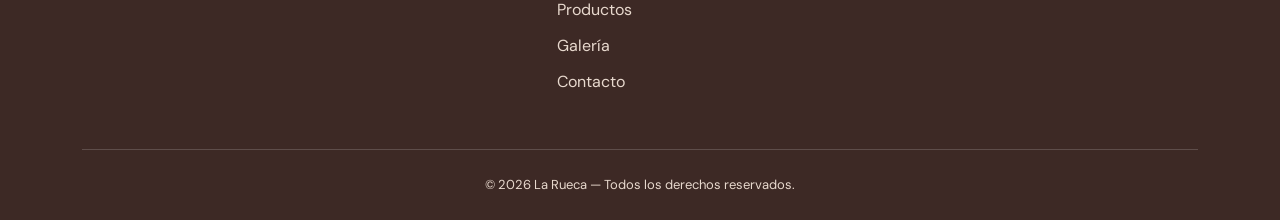
<file: galeria.html>
<!DOCTYPE html>
<html lang="es">

<head>
  <meta charset="UTF-8">
  <meta name="viewport" content="width=device-width, initial-scale=1.0">

  <!-- =====================================
       SEO Y DATOS DE LA PÁGINA
  ====================================== -->

  <title>La Rueca | Galería de bordados y experiencias</title>

  <meta
    name="description"
    content="Descubre fotografías de talleres, bordados, creaciones textiles y encuentros creativos de La Rueca en Medellín."
  >

  <!-- Bootstrap -->
  <link
    href="https://cdn.jsdelivr.net/npm/bootstrap@5.3.3/dist/css/bootstrap.min.css"
    rel="stylesheet"
  >

  <!-- Tipografías -->
  <link
    href="https://fonts.googleapis.com/css2?family=DM+Sans:wght@400;500;600;700&family=Playfair+Display:wght@500;600;700&display=swap"
    rel="stylesheet"
  >

  <!-- Swiper: estilos del carrusel -->
  <link
    href="https://cdn.jsdelivr.net/npm/swiper@11/swiper-bundle.min.css"
    rel="stylesheet"
  >

  <!-- Favicon oficial de La Rueca -->
<link
  rel="icon"
  type="image/png"
  sizes="any"
  href="img/favicon-la-rueca.png"
>

  <!-- Estilos de La Rueca -->
  <link href="css/estilos.css?v=12" rel="stylesheet">

</head>

<body>

  <!-- =====================================
       01. MENÚ DE NAVEGACIÓN
  ====================================== -->

  <nav class="navbar navbar-expand-lg navbar-light sticky-top">

    <div class="container">

      <!-- Logo -->
      <a class="navbar-brand" href="index.html">

        <img
          src="img/logo-la-rueca.png"
          alt="La Rueca - Inicio"
          class="logo"
        >

      </a>

      <!-- Menú para celulares -->
      <button
        class="navbar-toggler"
        type="button"
        data-bs-toggle="collapse"
        data-bs-target="#menuPrincipal"
        aria-controls="menuPrincipal"
        aria-expanded="false"
        aria-label="Abrir menú"
      >
        <span class="navbar-toggler-icon"></span>
      </button>

      <!-- Enlaces principales -->
      <div class="collapse navbar-collapse" id="menuPrincipal">

        <ul class="navbar-nav ms-auto align-items-lg-center gap-lg-3">

          <li class="nav-item">
            <a class="nav-link" href="nosotros.html">
              Nosotros
            </a>
          </li>

          <li class="nav-item">
            <a class="nav-link" href="experiencia.html">
              La experiencia Rueca
            </a>
          </li>

          <li class="nav-item">
            <a class="nav-link" href="talleres.html">
              Talleres
            </a>
          </li>

          <li class="nav-item">
            <a class="nav-link" href="productos.html">
              Productos
            </a>
          </li>

          <li class="nav-item">
            <a
              class="nav-link"
              href="galeria.html"
              aria-current="page"
            >
              Galería
            </a>
          </li>

          <li class="nav-item">
            <a class="nav-link btn-menu" href="contacto.html">
              Contáctanos
            </a>
          </li>

        </ul>

      </div>

    </div>

  </nav>


  <main>

    <!-- =====================================
         02. PORTADA DE GALERÍA
    ====================================== -->

    <section class="pagina-hero">

      <div class="container">

        <span class="etiqueta">
          NUESTROS MOMENTOS
        </span>

        <h1>
          Historias entre hilos.
        </h1>

        <p>
          Fotografías de piezas, encuentros y experiencias
          que hacen especial a La Rueca.
        </p>

      </div>

    </section>


    <!-- =====================================
         03. GALERÍA DE FOTOGRAFÍAS
    ====================================== -->

    <section class="seccion" id="galeria">

      <div class="container">

        <!-- Encabezado -->
        <div class="encabezado-seccion text-center">

          <span class="etiqueta">
            MOMENTOS ESPECIALES
          </span>

          <h2 class="titulo-seccion">
            Nuestra galería
          </h2>

          <p>
            Historias, puntadas y momentos que
            compartimos en cada experiencia.
          </p>

        </div>


        <!-- =================================
             CARRUSEL PREMIUM SWIPER
        ================================== -->

        <div class="galeria-premium">

          <div
            class="swiper galeria-swiper"
            aria-label="Galería de fotografías de La Rueca"
            role="region"
          >

            <div class="swiper-wrapper">

              <!-- =================================
                   IMAGEN 01
                   Archivo: galeria-1.png
              ================================== -->

              <div class="swiper-slide">

                <img
                  src="img/galeria-1.png"
                  alt="Experiencia creativa en La Rueca"
                  loading="lazy"
                >

              </div>


              <!-- =================================
                   IMAGEN 02
                   Archivo: galeria-2.png
              ================================== -->

              <div class="swiper-slide">

                <img
                  src="img/galeria-2.png"
                  alt="Taller de bordado y aprendizaje"
                  loading="lazy"
                >

              </div>


              <!-- =================================
                   IMAGEN 03
                   Archivo: galeria-3.png
              ================================== -->

              <div class="swiper-slide">

                <img
                  src="img/galeria-3.png"
                  alt="Creaciones artesanales de La Rueca"
                  loading="lazy"
                >

              </div>


              <!-- =================================
                   IMAGEN 04
                   Archivo: galeria-4.png
              ================================== -->

              <div class="swiper-slide">

                <img
                  src="img/galeria-4.png"
                  alt="Materiales y técnicas de bordado"
                  loading="lazy"
                >

              </div>


              <!-- =================================
                   IMAGEN 05
                   Archivo: galeria-5.png
              ================================== -->

              <div class="swiper-slide">

                <img
                  src="img/galeria-5.png"
                  alt="Momentos especiales de nuestros talleres"
                  loading="lazy"
                >

              </div>


              <!-- =================================
                   IMAGEN 06
                   Archivo: galeria-6.png
              ================================== -->

              <div class="swiper-slide">

                <img
                  src="img/galeria-6.png"
                  alt="Bordados hechos a mano"
                  loading="lazy"
                >

              </div>


              <!-- =================================
                   IMAGEN 07
                   Archivo: galeria-7.png
              ================================== -->

              <div class="swiper-slide">

                <img
                  src="img/galeria-7.png"
                  alt="Diseños de bordado artesanal"
                  loading="lazy"
                >

              </div>


              <!-- =================================
                   IMAGEN 08
                   Archivo: galeria-8.png
              ================================== -->

              <div class="swiper-slide">

                <img
                  src="img/galeria-8.png"
                  alt="Arte y creatividad con hilos"
                  loading="lazy"
                >

              </div>


              <!-- =================================
                   IMAGEN 09
                   Archivo: galeria-9.png
              ================================== -->

              <div class="swiper-slide">

                <img
                  src="img/galeria-9.png"
                  alt="Detalles de nuestras creaciones"
                  loading="lazy"
                >

              </div>


              <!-- =================================
                   IMAGEN 10
                   Archivo: galeria-10.png
              ================================== -->

              <div class="swiper-slide">

                <img
                  src="img/galeria-10.png"
                  alt="Espacios para compartir y crear"
                  loading="lazy"
                >

              </div>

            </div>

          </div>


          <!-- =================================
               CONTROLES DEL CARRUSEL
          ================================== -->

          <div class="galeria-controles">

            <!-- Fotografía anterior -->
            <button
              class="galeria-anterior"
              type="button"
              aria-label="Ver fotografía anterior"
            >
              ←
            </button>

            <!-- Indicadores -->
            <div class="galeria-paginacion"></div>

            <!-- Fotografía siguiente -->
            <button
              class="galeria-siguiente"
              type="button"
              aria-label="Ver fotografía siguiente"
            >
              →
            </button>

          </div>

        </div>

      </div>

    </section>

  </main>


  <!-- =====================================
       04. PIE DE PÁGINA
  ====================================== -->

  <footer class="pie-pagina">

    <div class="container">

      <div class="row g-4 align-items-start">

        <!-- Marca -->
        <div class="col-md-5">

          <h3>La Rueca</h3>

          <p>El futuro es hecho a mano.</p>

          <p>
            Un espacio para crear,
            compartir y conectar.
          </p>

        </div>

        <!-- Navegación -->
        <div class="col-md-4">

          <h4>Explora</h4>

          <a href="nosotros.html">Nosotros</a>

          <a href="experiencia.html">
            La experiencia Rueca
          </a>

          <a href="talleres.html">Talleres</a>

          <a href="productos.html">Productos</a>

          <a href="galeria.html">Galería</a>

          <a href="contacto.html">Contacto</a>

        </div>

        <!-- Contacto -->
        <div class="col-md-3">

          <h4>Contáctanos</h4>

          <p>Medellín, Colombia</p>

          <a
            href="https://www.instagram.com/larueca.creaciones/"
            target="_blank"
            rel="noopener noreferrer"
          >
            Instagram
          </a>

        </div>

      </div>

      <!-- Derechos -->
      <div class="footer-inferior">
        © 2026 La Rueca — Todos los derechos reservados.
      </div>

    </div>

  </footer>


  <!-- =====================================
       05. JAVASCRIPT
  ====================================== -->

  <!-- Bootstrap: menú móvil -->
  <script src="https://cdn.jsdelivr.net/npm/bootstrap@5.3.3/dist/js/bootstrap.bundle.min.js"></script>

  <!-- Funciones generales de La Rueca -->
  <script src="js/main.js"></script>

  <!-- Swiper: biblioteca del carrusel -->
  <script src="https://cdn.jsdelivr.net/npm/swiper@11/swiper-bundle.min.js"></script>


  <!-- =====================================
       06. CONFIGURACIÓN DEL CARRUSEL
  ====================================== -->

  <script>
    document.addEventListener("DOMContentLoaded", function () {

      // Verifica que Swiper se haya cargado.
      if (typeof Swiper === "undefined") {
        console.error(
          "Swiper no se cargó. Revisa la conexión a internet."
        );
        return;
      }

      // Respeta la preferencia de movimiento reducido.
      const movimientoReducido = window.matchMedia(
        "(prefers-reduced-motion: reduce)"
      ).matches;

      // Inicializa el carrusel premium.
      new Swiper(".galeria-swiper", {

        loop: true,

        centeredSlides: true,

        slidesPerView: 1.18,

        spaceBetween: 12,

        speed: movimientoReducido ? 0 : 650,

        grabCursor: true,

        // Movimiento automático.
        autoplay: movimientoReducido
          ? false
          : {
              delay: 4500,
              disableOnInteraction: false,
              pauseOnMouseEnter: true
            },

        // Flechas.
        navigation: {
          prevEl: ".galeria-anterior",
          nextEl: ".galeria-siguiente"
        },

        // Indicadores inferiores.
        pagination: {
          el: ".galeria-paginacion",
          clickable: true
        },

        // Navegación con teclado.
        keyboard: {
          enabled: true,
          onlyInViewport: true
        },

        // Ajustes para distintos tamaños de pantalla.
        breakpoints: {

          576: {
            slidesPerView: 1.35,
            spaceBetween: 18
          },

          768: {
            slidesPerView: 1.55,
            spaceBetween: 22
          },

          1100: {
            slidesPerView: 1.85,
            spaceBetween: 26
          }

        }

      });

    });
  </script>

</body>
</html>
</file>
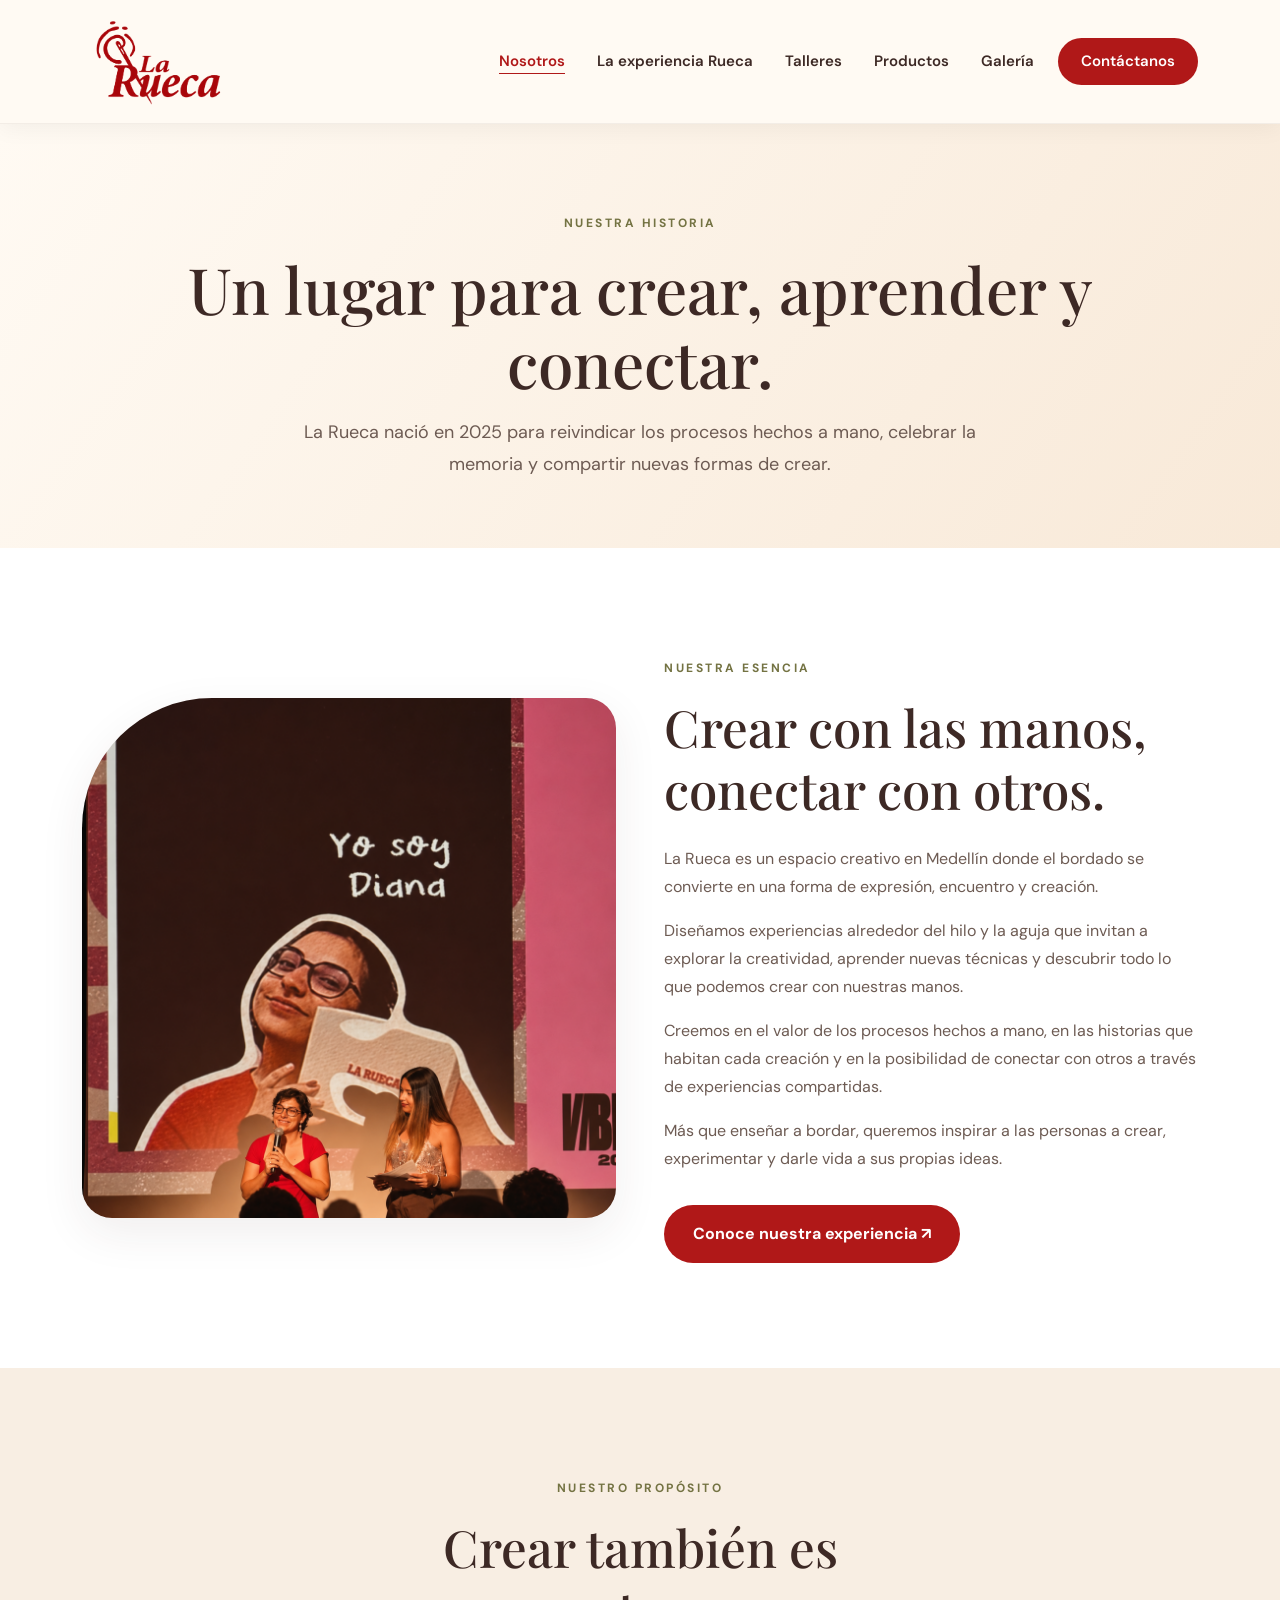
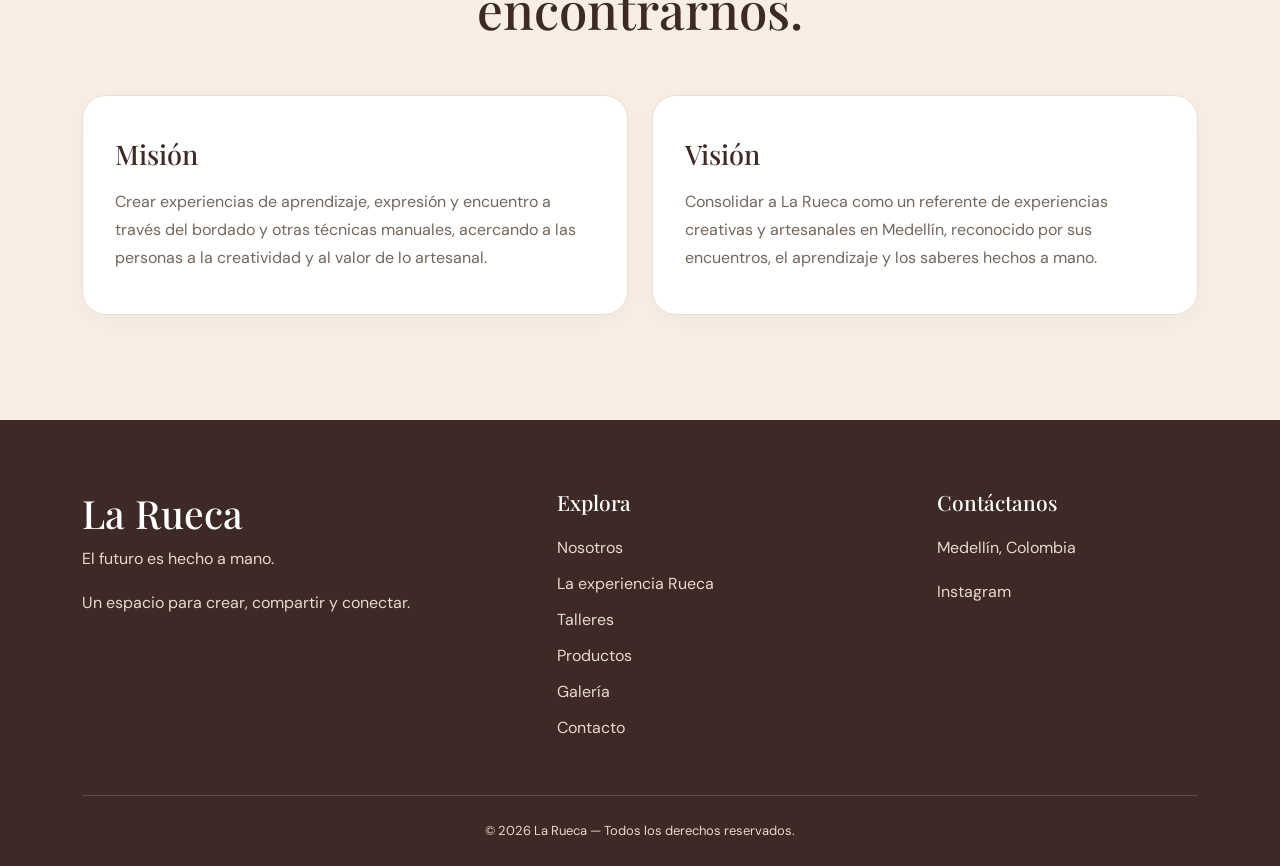
<file: nosotros.html>
<!DOCTYPE html>
<html lang="es">

<head>
  <meta charset="UTF-8">
  <meta name="viewport" content="width=device-width, initial-scale=1.0">

  <!-- =====================================
       SEO Y DATOS DE LA PÁGINA
  ====================================== -->

  <title>La Rueca | Nosotros</title>

  <meta
    name="description"
    content="Conoce la historia, los valores y la esencia de La Rueca en Medellín."
  >

  <!-- Bootstrap -->
  <link
    href="https://cdn.jsdelivr.net/npm/bootstrap@5.3.3/dist/css/bootstrap.min.css"
    rel="stylesheet"
  >

  <!-- Tipografías -->
  <link
    href="https://fonts.googleapis.com/css2?family=DM+Sans:wght@400;500;600;700&family=Playfair+Display:wght@500;600;700&display=swap"
    rel="stylesheet"
  >

  <!-- Favicon oficial de La Rueca -->
<link
  rel="icon"
  type="image/png"
  sizes="any"
  href="img/favicon-la-rueca.png"
>

  <!-- Estilos de La Rueca -->
  <link href="css/estilos.css?v=12" rel="stylesheet">

</head>

<body>

  <!-- =====================================
       01. MENÚ DE NAVEGACIÓN
  ====================================== -->

  <nav class="navbar navbar-expand-lg navbar-light sticky-top">

    <div class="container">

      <!-- Logo de La Rueca -->
      <a class="navbar-brand" href="index.html">

        <img
          src="img/logo-la-rueca.png"
          alt="La Rueca - Inicio"
          class="logo"
        >

      </a>

      <!-- Menú para celulares -->
      <button
        class="navbar-toggler"
        type="button"
        data-bs-toggle="collapse"
        data-bs-target="#menuPrincipal"
        aria-controls="menuPrincipal"
        aria-expanded="false"
        aria-label="Abrir menú"
      >
        <span class="navbar-toggler-icon"></span>
      </button>

      <!-- Enlaces principales -->
      <div class="collapse navbar-collapse" id="menuPrincipal">

        <ul class="navbar-nav ms-auto align-items-lg-center gap-lg-3">

          <li class="nav-item">
            <a
              class="nav-link"
              href="nosotros.html"
              aria-current="page"
            >
              Nosotros
            </a>
          </li>

          <li class="nav-item">
            <a class="nav-link" href="experiencia.html">
              La experiencia Rueca
            </a>
          </li>

          <li class="nav-item">
            <a class="nav-link" href="talleres.html">
              Talleres
            </a>
          </li>

          <li class="nav-item">
            <a class="nav-link" href="productos.html">
              Productos
            </a>
          </li>

          <li class="nav-item">
            <a class="nav-link" href="galeria.html">
              Galería
            </a>
          </li>

          <li class="nav-item">
            <a class="nav-link btn-menu" href="contacto.html">
              Contáctanos
            </a>
          </li>

        </ul>

      </div>

    </div>

  </nav>


  <main>

    <!-- =====================================
         02. PORTADA DE NOSOTROS
    ====================================== -->

    <section class="pagina-hero">

      <div class="container">

        <span class="etiqueta">
          NUESTRA HISTORIA
        </span>

        <h1>
          Un lugar para crear, aprender y conectar.
        </h1>

        <p>
          La Rueca nació en 2025 para reivindicar
          los procesos hechos a mano, celebrar la
          memoria y compartir nuevas formas de crear.
        </p>

      </div>

    </section>


    <!-- =====================================
         03. NUESTRA ESENCIA
         HISTORIA Y FILOSOFÍA DE LA RUECA
    ====================================== -->

    <section
      class="seccion nosotros"
      id="nosotros"
    >

      <div class="container">

        <div class="row align-items-center g-5">

          <!-- =================================
               03.1. FOTOGRAFÍA
               Imagen: encuentro-creativo.png
          ================================== -->

          <div class="col-lg-6">

            <div class="imagen-seccion">

              <img
                src="img/encuentro-creativo.png"
                alt="Participantes en un encuentro creativo de La Rueca en Medellín"
                loading="lazy"
              >

            </div>

          </div>


          <!-- =================================
               03.2. PRESENTACIÓN DE LA RUECA
          ================================== -->

          <div class="col-lg-6">

            <span class="etiqueta">
              NUESTRA ESENCIA
            </span>

            <h2 class="titulo-seccion">
              Crear con las manos, conectar con otros.
            </h2>

            <p>
              La Rueca es un espacio creativo en Medellín
              donde el bordado se convierte en una forma
              de expresión, encuentro y creación.
            </p>

            <p>
              Diseñamos experiencias alrededor del hilo
              y la aguja que invitan a explorar la creatividad,
              aprender nuevas técnicas y descubrir todo
              lo que podemos crear con nuestras manos.
            </p>

            <p>
              Creemos en el valor de los procesos hechos
              a mano, en las historias que habitan cada
              creación y en la posibilidad de conectar
              con otros a través de experiencias compartidas.
            </p>

            <p>
              Más que enseñar a bordar, queremos inspirar
              a las personas a crear, experimentar
              y darle vida a sus propias ideas.
            </p>

            <a
              class="boton mt-3"
              href="experiencia.html"
            >
              Conoce nuestra experiencia ↗
            </a>

          </div>

        </div>

      </div>

    </section>


    <!-- =====================================
         04. NUESTRO PROPÓSITO
         MISIÓN Y VISIÓN
    ====================================== -->

    <section
      class="seccion fondo-crema"
      id="proposito"
    >

      <div class="container">

        <!-- Encabezado -->
        <div class="encabezado-seccion text-center">

          <span class="etiqueta">
            NUESTRO PROPÓSITO
          </span>

          <h2 class="titulo-seccion">
            Crear también es encontrarnos.
          </h2>

        </div>

        <!-- Tarjetas -->
        <div class="row g-4">

          <!-- =================================
               04.1. MISIÓN
          ================================== -->

          <div class="col-md-6">

            <article class="tarjeta-servicio">

              <h3>Misión</h3>

              <p>
                Crear experiencias de aprendizaje,
                expresión y encuentro a través del
                bordado y otras técnicas manuales,
                acercando a las personas a la
                creatividad y al valor de lo artesanal.
              </p>

            </article>

          </div>


          <!-- =================================
               04.2. VISIÓN
          ================================== -->

          <div class="col-md-6">

            <article class="tarjeta-servicio">

              <h3>Visión</h3>

              <p>
                Consolidar a La Rueca como un referente
                de experiencias creativas y artesanales
                en Medellín, reconocido por sus encuentros,
                el aprendizaje y los saberes hechos a mano.
              </p>

            </article>

          </div>

        </div>

      </div>

    </section>

  </main>


  <!-- =====================================
       05. PIE DE PÁGINA
  ====================================== -->

  <footer class="pie-pagina">

    <div class="container">

      <div class="row g-4 align-items-start">

        <!-- Marca -->
        <div class="col-md-5">

          <h3>La Rueca</h3>

          <p>El futuro es hecho a mano.</p>

          <p>
            Un espacio para crear,
            compartir y conectar.
          </p>

        </div>

        <!-- Navegación secundaria -->
        <div class="col-md-4">

          <h4>Explora</h4>

          <a href="nosotros.html">Nosotros</a>

          <a href="experiencia.html">
            La experiencia Rueca
          </a>

          <a href="talleres.html">Talleres</a>

          <a href="productos.html">Productos</a>

          <a href="galeria.html">Galería</a>

          <a href="contacto.html">Contacto</a>

        </div>

        <!-- Redes sociales -->
        <div class="col-md-3">

          <h4>Contáctanos</h4>

          <p>Medellín, Colombia</p>

          <a
            href="https://www.instagram.com/larueca.creaciones/"
            target="_blank"
            rel="noopener noreferrer"
          >
            Instagram
          </a>

        </div>

      </div>

      <!-- Derechos de autor -->
      <div class="footer-inferior">
        © 2026 La Rueca — Todos los derechos reservados.
      </div>

    </div>

  </footer>


  <!-- =====================================
       06. JAVASCRIPT
  ====================================== -->

  <!-- Bootstrap: navegación móvil -->
  <script src="https://cdn.jsdelivr.net/npm/bootstrap@5.3.3/dist/js/bootstrap.bundle.min.js"></script>

  <!-- Funciones generales de La Rueca -->
  <script src="js/main.js"></script>

</body>
</html>
</file>
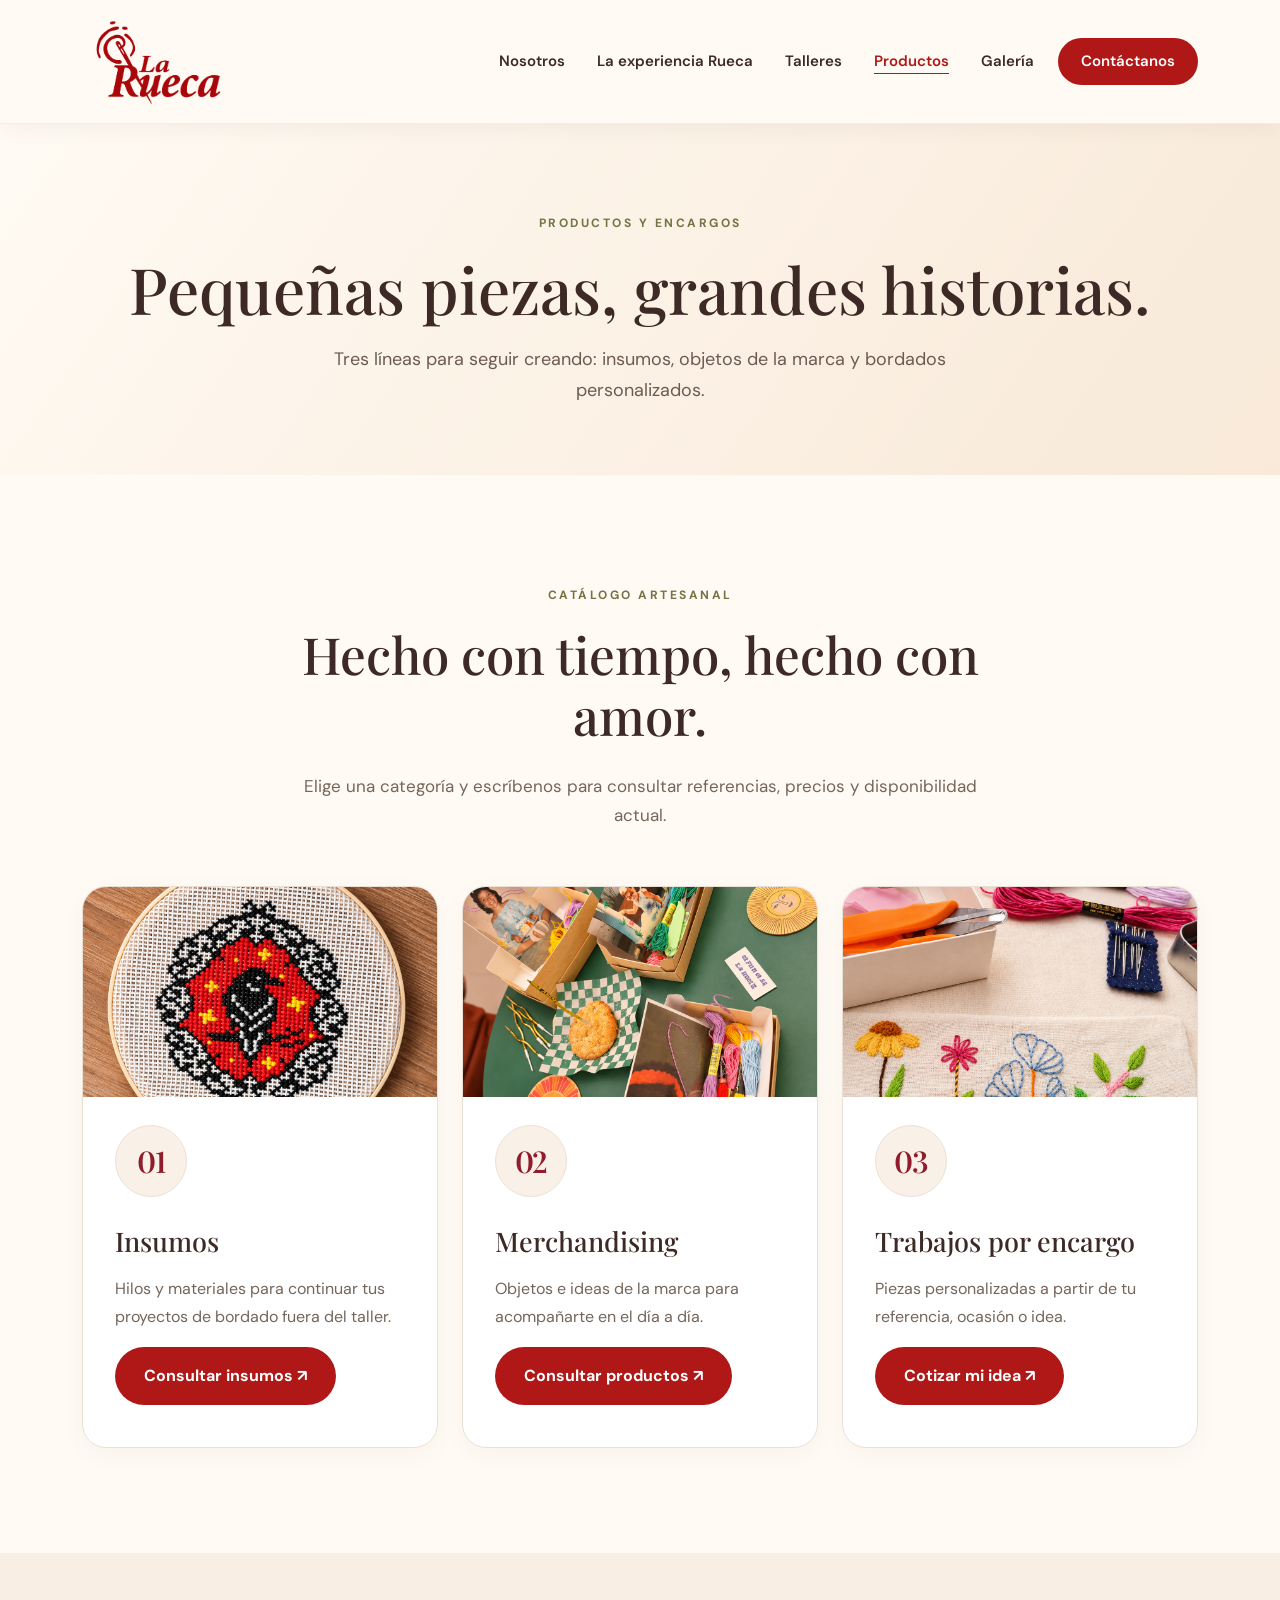
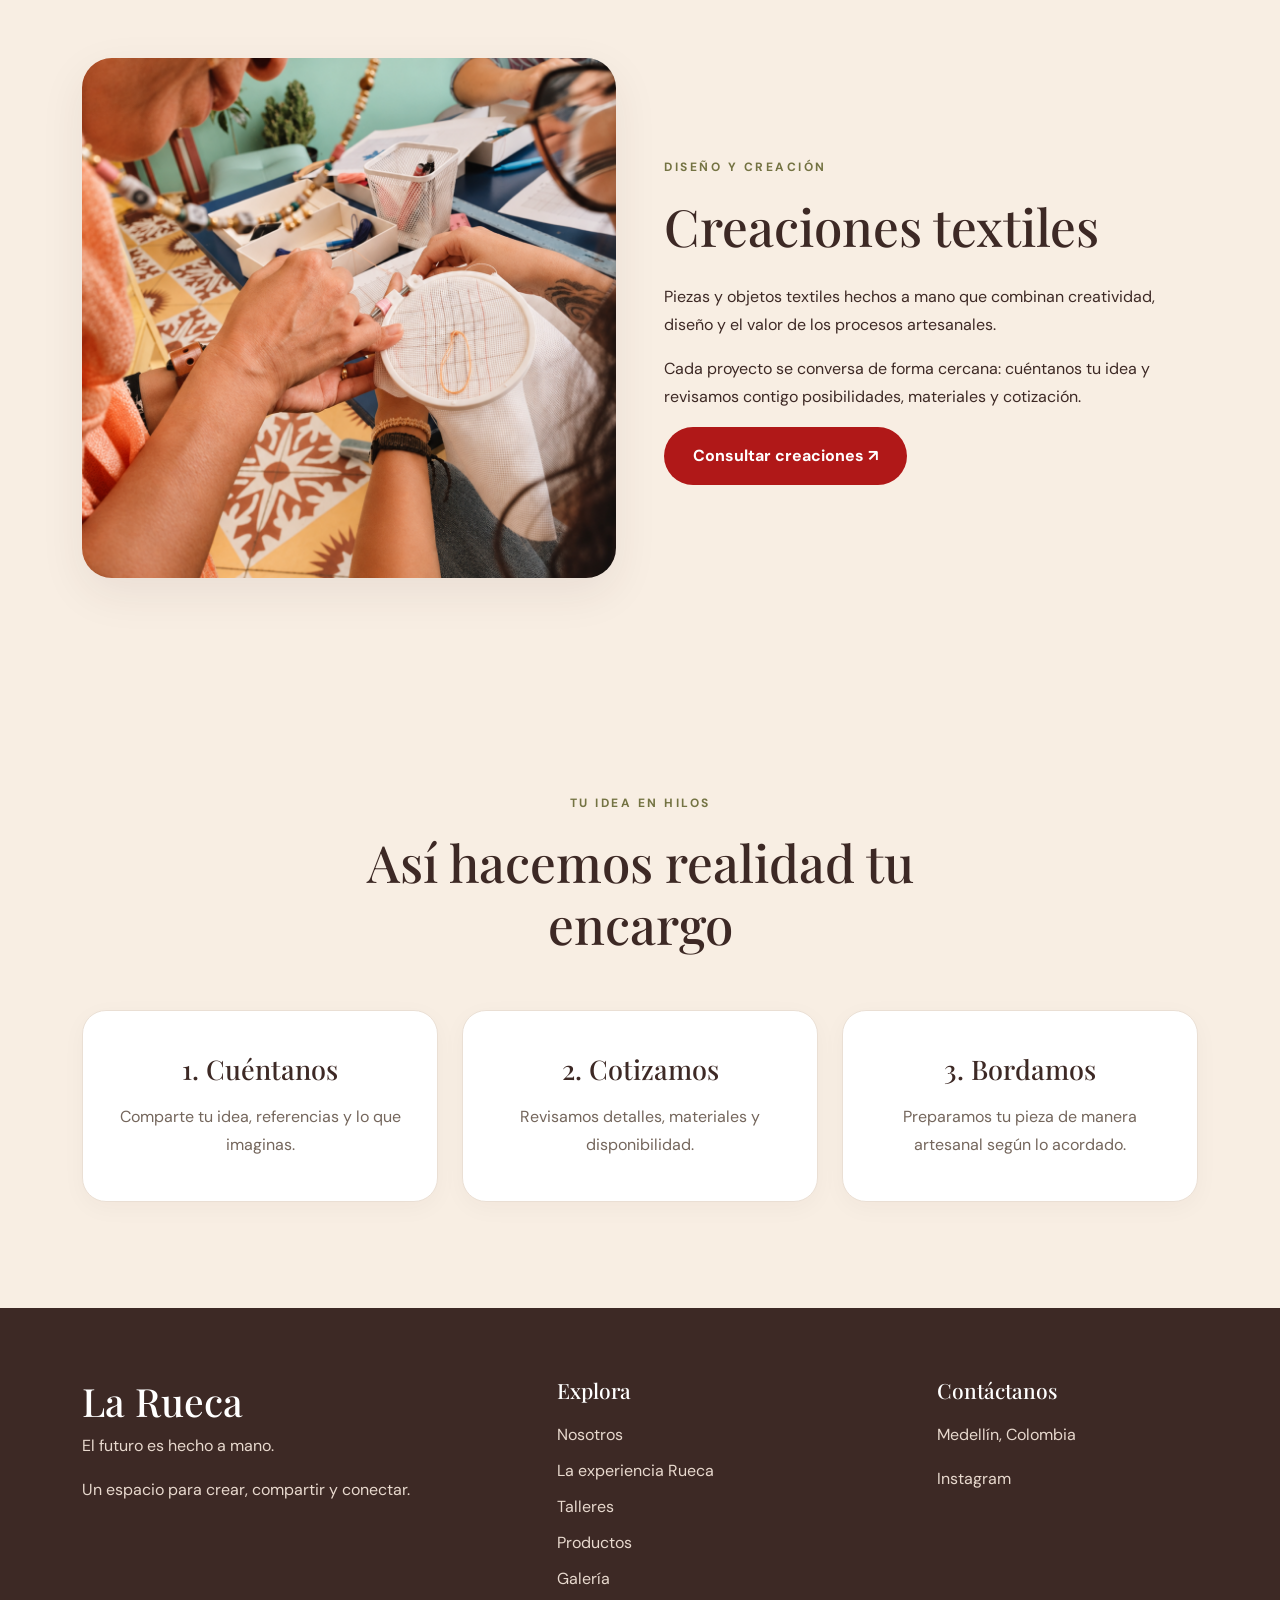
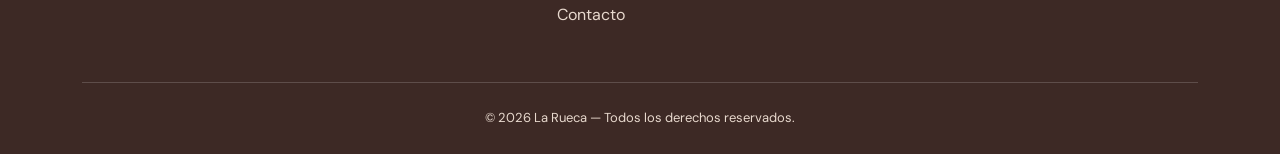
<file: productos.html>
<!DOCTYPE html>
<html lang="es">

<head>
  <meta charset="UTF-8">
  <meta name="viewport" content="width=device-width, initial-scale=1.0">

  <!-- SEO -->
  <title>La Rueca | Productos, insumos y encargos</title>

  <meta
    name="description"
    content="Consulta insumos, merchandising y encargos bordados por La Rueca. Creaciones textiles y productos artesanales hechos a mano en Medellín."
  >

  <!-- Bootstrap -->
  <link
    href="https://cdn.jsdelivr.net/npm/bootstrap@5.3.3/dist/css/bootstrap.min.css"
    rel="stylesheet"
  >

  <!-- Tipografías -->
  <link
    href="https://fonts.googleapis.com/css2?family=DM+Sans:wght@400;500;600;700&family=Playfair+Display:wght@500;600;700&display=swap"
    rel="stylesheet"
  >

  <!-- Favicon oficial de La Rueca -->
<link
  rel="icon"
  type="image/png"
  sizes="any"
  href="img/favicon-la-rueca.png"
>

  <!-- Estilos de La Rueca -->
  <link href="css/estilos.css?v=12" rel="stylesheet">

</head>

<body>

  <!-- =====================================
       01. MENÚ DE NAVEGACIÓN
  ====================================== -->

  <nav class="navbar navbar-expand-lg navbar-light sticky-top">

    <div class="container">

      <!-- Logo -->
      <a class="navbar-brand" href="index.html">
        <img
          src="img/logo-la-rueca.png"
          alt="La Rueca - Inicio"
          class="logo"
        >
      </a>

      <!-- Menú móvil -->
      <button
        class="navbar-toggler"
        type="button"
        data-bs-toggle="collapse"
        data-bs-target="#menuPrincipal"
        aria-controls="menuPrincipal"
        aria-expanded="false"
        aria-label="Abrir menú"
      >
        <span class="navbar-toggler-icon"></span>
      </button>

      <!-- Enlaces principales -->
      <div class="collapse navbar-collapse" id="menuPrincipal">

        <ul class="navbar-nav ms-auto align-items-lg-center gap-lg-3">

          <li class="nav-item">
            <a class="nav-link" href="nosotros.html">
              Nosotros
            </a>
          </li>

          <li class="nav-item">
            <a class="nav-link" href="experiencia.html">
              La experiencia Rueca
            </a>
          </li>

          <li class="nav-item">
            <a class="nav-link" href="talleres.html">
              Talleres
            </a>
          </li>

          <li class="nav-item">
            <a
              class="nav-link"
              href="productos.html"
              aria-current="page"
            >
              Productos
            </a>
          </li>

          <li class="nav-item">
            <a class="nav-link" href="galeria.html">
              Galería
            </a>
          </li>

          <li class="nav-item">
            <a class="nav-link btn-menu" href="contacto.html">
              Contáctanos
            </a>
          </li>

        </ul>

      </div>

    </div>

  </nav>


  <main>

    <!-- =====================================
         02. PORTADA DE PRODUCTOS
    ====================================== -->

    <section class="pagina-hero">

      <div class="container">

        <span class="etiqueta">
          PRODUCTOS Y ENCARGOS
        </span>

        <h1>
          Pequeñas piezas, grandes historias.
        </h1>

        <p>
          Tres líneas para seguir creando:
          insumos, objetos de la marca y bordados personalizados.
        </p>

      </div>

    </section>


    <!-- =====================================
         03. CATÁLOGO ARTESANAL
    ====================================== -->

    <section class="seccion" id="categorias">

      <div class="container">

        <!-- Encabezado -->
        <div class="encabezado-seccion text-center">

          <span class="etiqueta">
            CATÁLOGO ARTESANAL
          </span>

          <h2 class="titulo-seccion">
            Hecho con tiempo, hecho con amor.
          </h2>

          <p>
            Elige una categoría y escríbenos para consultar
            referencias, precios y disponibilidad actual.
          </p>

        </div>

        <!-- Tres categorías -->
        <div class="row g-4">

          <!-- =================================
               PRODUCTO 01: INSUMOS
          ================================== -->

          <div class="col-md-4">

            <article class="tarjeta-servicio">

              <img
                src="img/insumos.png"
                alt="Hilos, agujas y materiales para bordar"
                class="catalogo-imagen"
                loading="lazy"
              >

              <span class="icono-servicio">01</span>

              <h3>Insumos</h3>

              <p>
                Hilos y materiales para continuar
                tus proyectos de bordado fuera del taller.
              </p>

              <a
                class="boton mt-3"
                href="https://wa.me/573006522403?text=Hola%2C%20quiero%20consultar%20la%20disponibilidad%20de%20insumos%20de%20La%20Rueca"
                target="_blank"
                rel="noopener noreferrer"
              >
                Consultar insumos ↗
              </a>

            </article>

          </div>


          <!-- =================================
               PRODUCTO 02: MERCHANDISING
          ================================== -->

          <div class="col-md-4">

            <article class="tarjeta-servicio">

              <img
                src="img/merchandising.png"
                alt="Productos artesanales e identidad de La Rueca"
                class="catalogo-imagen"
                loading="lazy"
              >

              <span class="icono-servicio">02</span>

              <h3>Merchandising</h3>

              <p>
                Objetos e ideas de la marca
                para acompañarte en el día a día.
              </p>

              <a
                class="boton mt-3"
                href="https://wa.me/573006522403?text=Hola%2C%20quiero%20conocer%20el%20merchandising%20de%20La%20Rueca"
                target="_blank"
                rel="noopener noreferrer"
              >
                Consultar productos ↗
              </a>

            </article>

          </div>


          <!-- =================================
               PRODUCTO 03: ENCARGOS
          ================================== -->

          <div class="col-md-4">

            <article class="tarjeta-servicio">

              <img
                src="img/encargos-personalizados.png"
                alt="Detalle de un bordado personalizado hecho a mano"
                class="catalogo-imagen"
                loading="lazy"
              >

              <span class="icono-servicio">03</span>

              <h3>Trabajos por encargo</h3>

              <p>
                Piezas personalizadas a partir
                de tu referencia, ocasión o idea.
              </p>

              <a
                class="boton mt-3"
                href="https://wa.me/573006522403?text=Hola%2C%20quiero%20cotizar%20un%20bordado%20personalizado"
                target="_blank"
                rel="noopener noreferrer"
              >
                Cotizar mi idea ↗
              </a>

            </article>

          </div>

        </div>

      </div>

    </section>


    <!-- =====================================
         04. CREACIONES TEXTILES
    ====================================== -->

    <section
      class="seccion fondo-crema"
      id="creaciones"
    >

      <div class="container">

        <div class="row align-items-center g-5">

          <!-- Imagen de creación textil -->
          <div class="col-lg-6">

            <div class="imagen-seccion">

              <img
                src="img/detalle-bordado.png"
                alt="Detalle de una creación textil bordada a mano"
                loading="lazy"
              >

            </div>

          </div>

          <!-- Descripción -->
          <div class="col-lg-6">

            <span class="etiqueta">
              DISEÑO Y CREACIÓN
            </span>

            <h2 class="titulo-seccion">
              Creaciones textiles
            </h2>

            <p>
              Piezas y objetos textiles hechos a mano
              que combinan creatividad, diseño y el
              valor de los procesos artesanales.
            </p>

            <p>
              Cada proyecto se conversa de forma cercana:
              cuéntanos tu idea y revisamos contigo
              posibilidades, materiales y cotización.
            </p>

            <a
              class="boton"
              href="https://wa.me/573006522403?text=Hola%2C%20La%20Rueca.%20Quisiera%20conocer%20sus%20creaciones%20textiles"
              target="_blank"
              rel="noopener noreferrer"
            >
              Consultar creaciones ↗
            </a>

          </div>

        </div>

      </div>

    </section>


    <!-- =====================================
         05. PROCESO DE ENCARGOS
    ====================================== -->

    <section
      class="seccion fondo-crema"
      id="encargos"
    >

      <div class="container">

        <!-- Encabezado -->
        <div class="encabezado-seccion text-center">

          <span class="etiqueta">
            TU IDEA EN HILOS
          </span>

          <h2 class="titulo-seccion">
            Así hacemos realidad tu encargo
          </h2>

        </div>

        <!-- Pasos -->
        <div class="row g-4 text-center">

          <!-- Paso 1 -->
          <div class="col-md-4">

            <div class="tarjeta-servicio">

              <h3>1. Cuéntanos</h3>

              <p>
                Comparte tu idea, referencias
                y lo que imaginas.
              </p>

            </div>

          </div>

          <!-- Paso 2 -->
          <div class="col-md-4">

            <div class="tarjeta-servicio">

              <h3>2. Cotizamos</h3>

              <p>
                Revisamos detalles, materiales
                y disponibilidad.
              </p>

            </div>

          </div>

          <!-- Paso 3 -->
          <div class="col-md-4">

            <div class="tarjeta-servicio">

              <h3>3. Bordamos</h3>

              <p>
                Preparamos tu pieza de manera
                artesanal según lo acordado.
              </p>

            </div>

          </div>

        </div>

      </div>

    </section>

  </main>


  <!-- =====================================
       06. PIE DE PÁGINA
  ====================================== -->

  <footer class="pie-pagina">

    <div class="container">

      <div class="row g-4 align-items-start">

        <!-- Marca -->
        <div class="col-md-5">

          <h3>La Rueca</h3>

          <p>El futuro es hecho a mano.</p>

          <p>
            Un espacio para crear,
            compartir y conectar.
          </p>

        </div>

        <!-- Navegación -->
        <div class="col-md-4">

          <h4>Explora</h4>

          <a href="nosotros.html">Nosotros</a>

          <a href="experiencia.html">
            La experiencia Rueca
          </a>

          <a href="talleres.html">Talleres</a>

          <a href="productos.html">Productos</a>

          <a href="galeria.html">Galería</a>

          <a href="contacto.html">Contacto</a>

        </div>

        <!-- Redes sociales -->
        <div class="col-md-3">

          <h4>Contáctanos</h4>

          <p>Medellín, Colombia</p>

          <a
            href="https://www.instagram.com/larueca.creaciones/"
            target="_blank"
            rel="noopener noreferrer"
          >
            Instagram
          </a>

        </div>

      </div>

      <!-- Derechos -->
      <div class="footer-inferior">
        © 2026 La Rueca — Todos los derechos reservados.
      </div>

    </div>

  </footer>


  <!-- =====================================
       07. JAVASCRIPT
  ====================================== -->

  <!-- Bootstrap -->
  <script src="https://cdn.jsdelivr.net/npm/bootstrap@5.3.3/dist/js/bootstrap.bundle.min.js"></script>

  <!-- Funcionalidades generales -->
  <script src="js/main.js"></script>

</body>
</html>
</file>
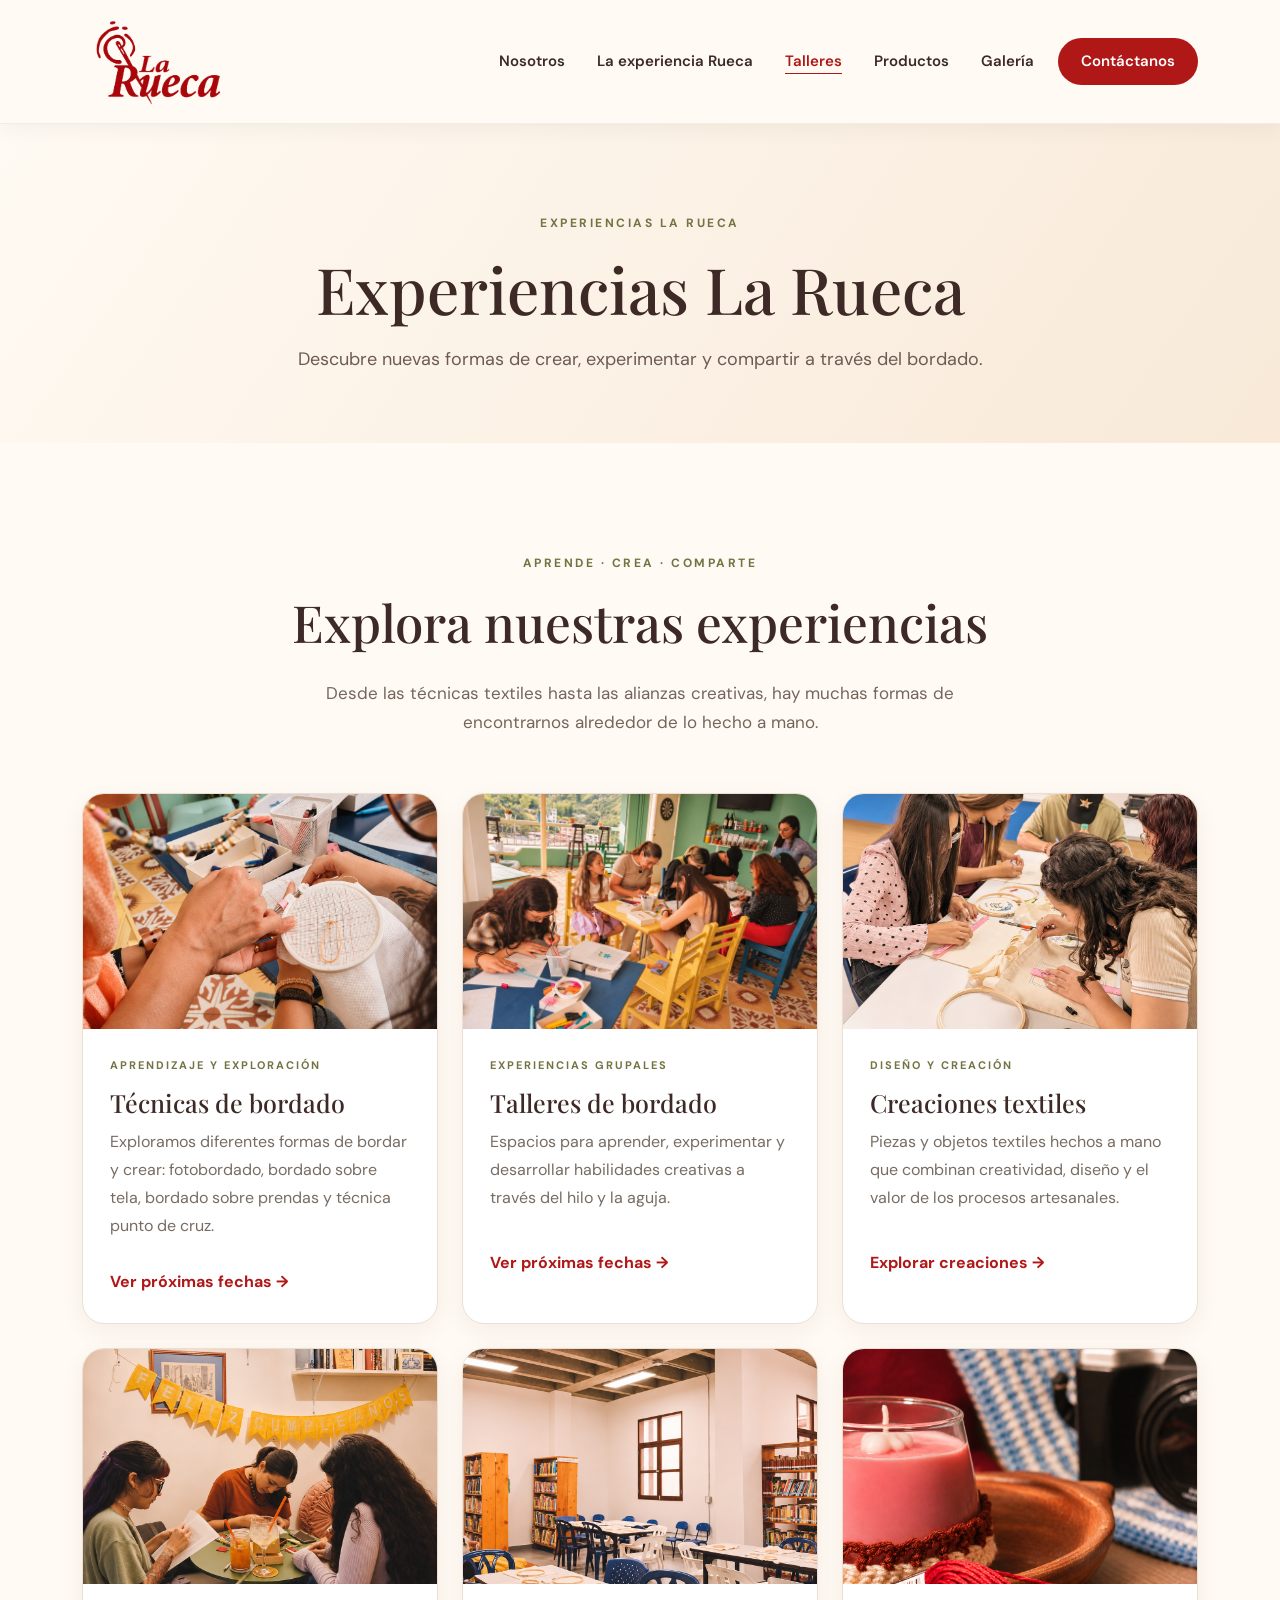
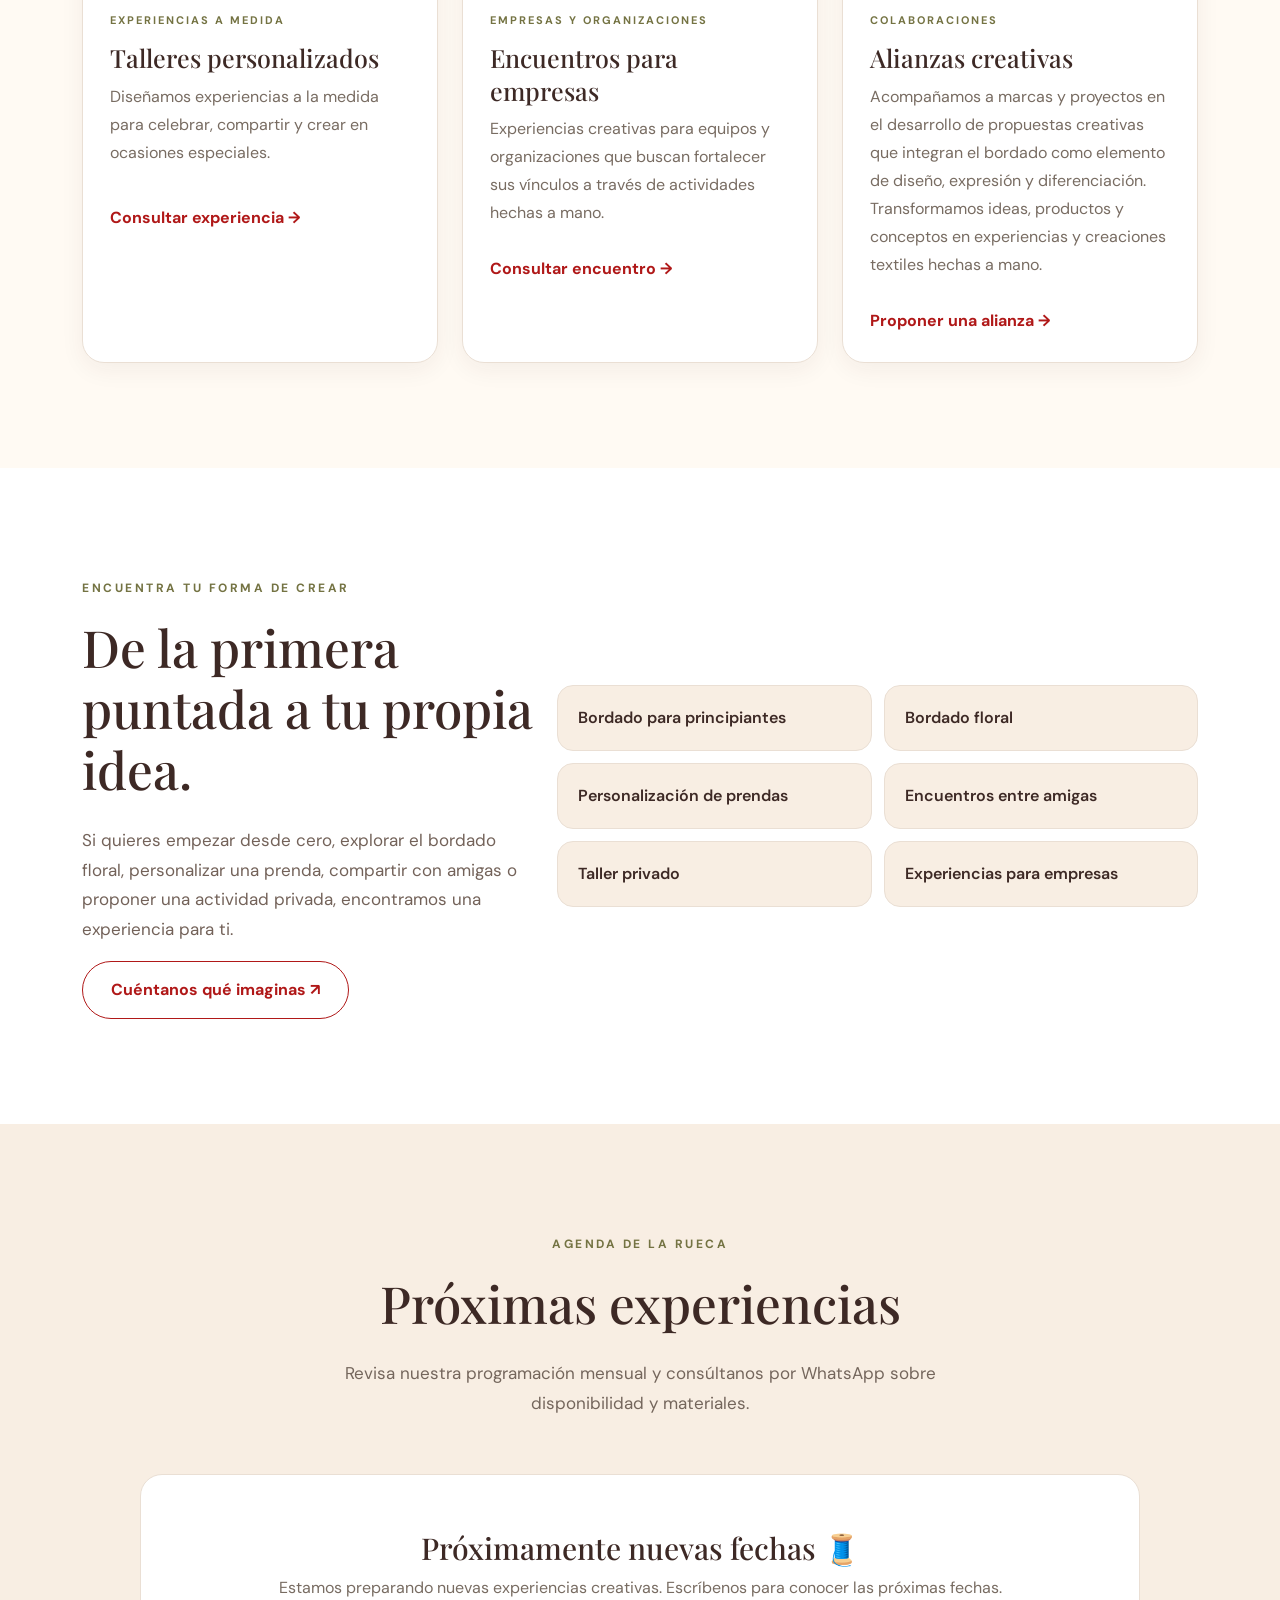
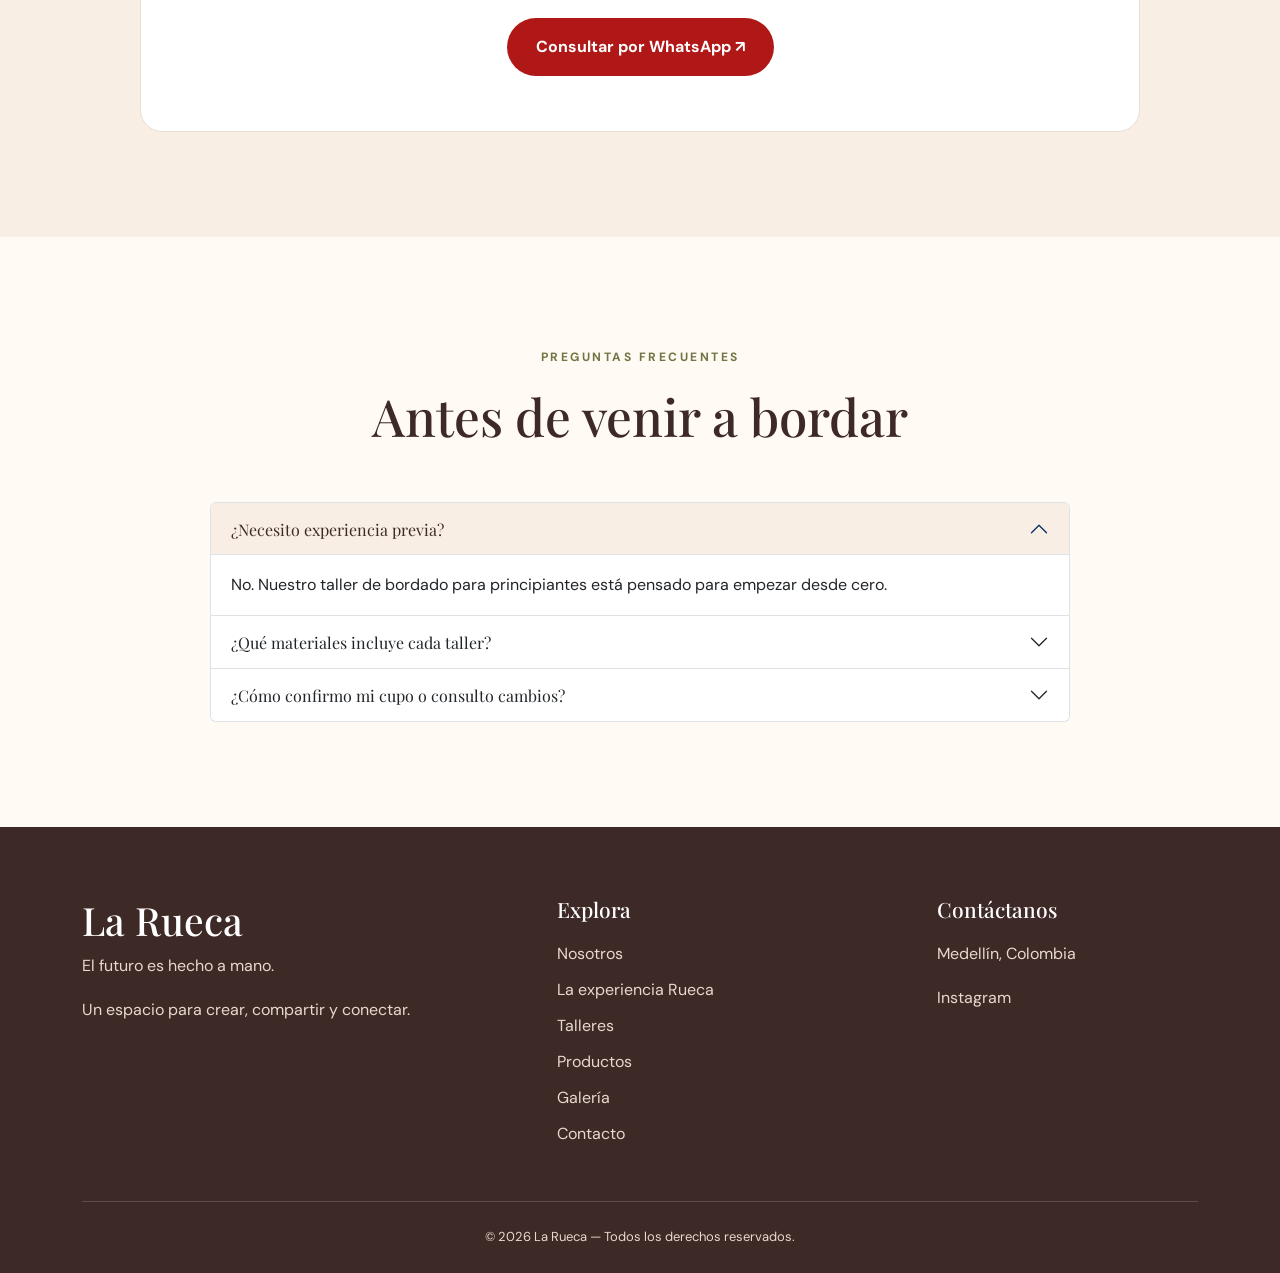
<file: talleres.html>
<!DOCTYPE html>
<html lang="es">

<head>
  <meta charset="UTF-8">
  <meta name="viewport" content="width=device-width, initial-scale=1.0">

  <!-- =====================================
       SEO Y DATOS DE LA PÁGINA
  ====================================== -->

  <title>Experiencias La Rueca | Talleres, técnicas y colaboraciones</title>

  <meta
    name="description"
    content="Experiencias La Rueca: técnicas de bordado, talleres grupales, creaciones textiles, talleres personalizados, encuentros para empresas y alianzas creativas en Medellín."
  >

  <!-- Bootstrap -->
  <link
    href="https://cdn.jsdelivr.net/npm/bootstrap@5.3.3/dist/css/bootstrap.min.css"
    rel="stylesheet"
  >

  <!-- Tipografías -->
  <link
    href="https://fonts.googleapis.com/css2?family=DM+Sans:wght@400;500;600;700&family=Playfair+Display:wght@500;600;700&display=swap"
    rel="stylesheet"
  >

  <!-- Estilos de La Rueca -->
  <link href="css/estilos.css?v=12" rel="stylesheet">

  <!-- Favicon oficial de La Rueca -->
<link
  rel="icon"
  type="image/png"
  sizes="any"
  href="img/favicon-la-rueca.png"
>

</head>

<body>

  <!-- =====================================
       01. MENÚ DE NAVEGACIÓN
  ====================================== -->

  <nav class="navbar navbar-expand-lg navbar-light sticky-top">

    <div class="container">

      <!-- Logo -->
      <a class="navbar-brand" href="index.html">

        <img
          src="img/logo-la-rueca.png"
          alt="La Rueca - Inicio"
          class="logo"
        >

      </a>

      <!-- Menú para celulares -->
      <button
        class="navbar-toggler"
        type="button"
        data-bs-toggle="collapse"
        data-bs-target="#menuPrincipal"
        aria-controls="menuPrincipal"
        aria-expanded="false"
        aria-label="Abrir menú"
      >
        <span class="navbar-toggler-icon"></span>
      </button>

      <!-- Enlaces principales -->
      <div class="collapse navbar-collapse" id="menuPrincipal">

        <ul class="navbar-nav ms-auto align-items-lg-center gap-lg-3">

          <li class="nav-item">
            <a class="nav-link" href="nosotros.html">
              Nosotros
            </a>
          </li>

          <li class="nav-item">
            <a class="nav-link" href="experiencia.html">
              La experiencia Rueca
            </a>
          </li>

          <li class="nav-item">
            <a
              class="nav-link"
              href="talleres.html"
              aria-current="page"
            >
              Talleres
            </a>
          </li>

          <li class="nav-item">
            <a class="nav-link" href="productos.html">
              Productos
            </a>
          </li>

          <li class="nav-item">
            <a class="nav-link" href="galeria.html">
              Galería
            </a>
          </li>

          <li class="nav-item">
            <a class="nav-link btn-menu" href="contacto.html">
              Contáctanos
            </a>
          </li>

        </ul>

      </div>

    </div>

  </nav>


  <main>

    <!-- =====================================
         02. PORTADA DE EXPERIENCIAS
    ====================================== -->

    <section class="pagina-hero">

      <div class="container">

        <span class="etiqueta">
          EXPERIENCIAS LA RUECA
        </span>

        <h1>
          Experiencias La Rueca
        </h1>

        <p>
          Descubre nuevas formas de crear,
          experimentar y compartir a través del bordado.
        </p>

      </div>

    </section>


    <!-- =====================================
         03. NUESTRAS SEIS EXPERIENCIAS
         CONTENIDOS APROBADOS POR DIANA
    ====================================== -->

    <section class="seccion" id="talleres">

      <div class="container">

        <!-- Encabezado -->
        <div class="encabezado-seccion text-center">

          <span class="etiqueta">
            APRENDE · CREA · COMPARTE
          </span>

          <h2 class="titulo-seccion">
            Explora nuestras experiencias
          </h2>

          <p>
            Desde las técnicas textiles hasta las alianzas
            creativas, hay muchas formas de encontrarnos
            alrededor de lo hecho a mano.
          </p>

        </div>


        <!-- Tarjetas de experiencias -->
        <div class="row g-4">

          <!-- =================================
               EXPERIENCIA 01
               TÉCNICAS DE BORDADO
               Imagen: detalle-bordado.png
          ================================== -->

          <div class="col-lg-4 col-md-6">

            <article class="tarjeta-taller">

              <img
                src="img/detalle-bordado.png"
                alt="Técnicas textiles y bordados hechos a mano"
                loading="lazy"
              >

              <div class="tarjeta-cuerpo">

                <span class="tipo-taller">
                  APRENDIZAJE Y EXPLORACIÓN
                </span>

                <h3>Técnicas de bordado</h3>

                <p>
                  Exploramos diferentes formas de bordar
                  y crear: fotobordado, bordado sobre tela,
                  bordado sobre prendas y técnica punto de cruz.
                </p>

                <a href="#proximos-eventos">
                  Ver próximas fechas →
                </a>

              </div>

            </article>

          </div>


          <!-- =================================
               EXPERIENCIA 02
               TALLERES DE BORDADO
               Imagen: talleres-de-bordado.png
          ================================== -->

          <div class="col-lg-4 col-md-6">

            <article class="tarjeta-taller">

              <img
                src="img/talleres-de-bordado.png"
                alt="Personas aprendiendo bordado en La Rueca"
                loading="lazy"
              >

              <div class="tarjeta-cuerpo">

                <span class="tipo-taller">
                  EXPERIENCIAS GRUPALES
                </span>

                <h3>Talleres de bordado</h3>

                <p>
                  Espacios para aprender, experimentar
                  y desarrollar habilidades creativas
                  a través del hilo y la aguja.
                </p>

                <a href="#proximos-eventos">
                  Ver próximas fechas →
                </a>

              </div>

            </article>

          </div>


          <!-- =================================
               EXPERIENCIA 03
               CREACIONES TEXTILES
               Imagen: bordado-chaqueta.png
          ================================== -->

          <div class="col-lg-4 col-md-6">

            <article class="tarjeta-taller">

              <img
                src="img/bordado-chaqueta.png"
                alt="Bordado hecho a mano sobre una prenda"
                loading="lazy"
              >

              <div class="tarjeta-cuerpo">

                <span class="tipo-taller">
                  DISEÑO Y CREACIÓN
                </span>

                <h3>Creaciones textiles</h3>

                <p>
                  Piezas y objetos textiles hechos a mano
                  que combinan creatividad, diseño y
                  el valor de los procesos artesanales.
                </p>

                <a href="productos.html#creaciones">
                  Explorar creaciones →
                </a>

              </div>

            </article>

          </div>


          <!-- =================================
               EXPERIENCIA 04
               TALLERES PERSONALIZADOS
               Imagen: clase-personalizada.png
          ================================== -->

          <div class="col-lg-4 col-md-6">

            <article class="tarjeta-taller">

              <img
                src="img/clase-personalizada.png"
                alt="Experiencia creativa personalizada de La Rueca"
                loading="lazy"
              >

              <div class="tarjeta-cuerpo">

                <span class="tipo-taller">
                  EXPERIENCIAS A MEDIDA
                </span>

                <h3>Talleres personalizados</h3>

                <p>
                  Diseñamos experiencias a la medida
                  para celebrar, compartir y crear
                  en ocasiones especiales.
                </p>

                <a href="contacto.html">
                  Consultar experiencia →
                </a>

              </div>

            </article>

          </div>


          <!-- =================================
               EXPERIENCIA 05
               ENCUENTROS PARA EMPRESAS
               Imagen: taller-empresas.png
          ================================== -->

          <div class="col-lg-4 col-md-6">

            <article class="tarjeta-taller">

              <img
                src="img/taller-empresas.png"
                alt="Encuentro creativo de bordado para grupos y equipos"
                loading="lazy"
              >

              <div class="tarjeta-cuerpo">

                <span class="tipo-taller">
                  EMPRESAS Y ORGANIZACIONES
                </span>

                <h3>Encuentros para empresas</h3>

                <p>
                  Experiencias creativas para equipos
                  y organizaciones que buscan fortalecer
                  sus vínculos a través de actividades
                  hechas a mano.
                </p>

                <a href="contacto.html">
                  Consultar encuentro →
                </a>

              </div>

            </article>

          </div>


          <!-- =================================
               EXPERIENCIA 06
               ALIANZAS CREATIVAS
               Imagen: alianzas-creativas.png
          ================================== -->

          <div class="col-lg-4 col-md-6">

            <article class="tarjeta-taller">

              <img
                src="img/alianzas-creativas.png"
                alt="Encuentro creativo y colaboración con La Rueca"
                loading="lazy"
              >

              <div class="tarjeta-cuerpo">

                <span class="tipo-taller">
                  COLABORACIONES
                </span>

                <h3>Alianzas creativas</h3>

                <p>
                  Acompañamos a marcas y proyectos
                  en el desarrollo de propuestas creativas
                  que integran el bordado como elemento
                  de diseño, expresión y diferenciación.
                  Transformamos ideas, productos y conceptos
                  en experiencias y creaciones textiles
                  hechas a mano.
                </p>

                <a href="contacto.html">
                  Proponer una alianza →
                </a>

              </div>

            </article>

          </div>

        </div>

      </div>

    </section>


    <!-- =====================================
         04. MODALIDADES DE TALLERES
         OPCIONES ADICIONALES
    ====================================== -->

    <section class="seccion experiencia-modalidades">

      <div class="container">

        <div class="row align-items-center g-4">

          <!-- Presentación -->
          <div class="col-lg-5">

            <span class="etiqueta">
              ENCUENTRA TU FORMA DE CREAR
            </span>

            <h2 class="titulo-seccion">
              De la primera puntada a tu propia idea.
            </h2>

            <p>
              Si quieres empezar desde cero, explorar
              el bordado floral, personalizar una prenda,
              compartir con amigas o proponer una actividad
              privada, encontramos una experiencia para ti.
            </p>

            <a
              class="boton-secundario"
              href="contacto.html"
            >
              Cuéntanos qué imaginas ↗
            </a>

          </div>

          <!-- Lista de modalidades -->
          <div class="col-lg-7">

            <div class="modalidades-lista">

              <span>Bordado para principiantes</span>

              <span>Bordado floral</span>

              <span>Personalización de prendas</span>

              <span>Encuentros entre amigas</span>

              <span>Taller privado</span>

              <span>Experiencias para empresas</span>

            </div>

          </div>

        </div>

      </div>

    </section>


    <!-- =====================================
         05. AGENDA MENSUAL
         PRÓXIMAS EXPERIENCIAS
    ====================================== -->

    <section
      class="seccion fondo-crema"
      id="proximos-eventos"
    >

      <div class="container">

        <!-- Encabezado -->
        <div class="encabezado-seccion text-center">

          <span class="etiqueta">
            AGENDA DE LA RUECA
          </span>

          <h2 class="titulo-seccion">
            Próximas experiencias
          </h2>

          <p>
            Revisa nuestra programación mensual y
            consúltanos por WhatsApp sobre disponibilidad
            y materiales.
          </p>

        </div>

        <!--
          Los próximos talleres se cargan
          automáticamente desde:

          js/eventos.js

          Este contenedor debe conservar
          exactamente el ID lista-eventos.
        -->

        <div
          class="eventos-contenedor"
          id="lista-eventos"
        ></div>

      </div>

    </section>


    <!-- =====================================
         06. PREGUNTAS FRECUENTES
    ====================================== -->

    <section class="seccion" id="preguntas-frecuentes">

      <div class="container">

        <!-- Encabezado -->
        <div class="encabezado-seccion text-center">

          <span class="etiqueta">
            PREGUNTAS FRECUENTES
          </span>

          <h2 class="titulo-seccion">
            Antes de venir a bordar
          </h2>

        </div>


        <!-- Acordeón de preguntas -->
        <div
          class="accordion mx-auto"
          id="faqRueca"
          style="max-width: 860px;"
        >

          <!-- =================================
               PREGUNTA 01
          ================================== -->

          <div class="accordion-item">

            <h3 class="accordion-header">

              <button
                class="accordion-button"
                type="button"
                data-bs-toggle="collapse"
                data-bs-target="#faq1"
                aria-expanded="true"
                aria-controls="faq1"
              >
                ¿Necesito experiencia previa?
              </button>

            </h3>

            <div
              class="accordion-collapse collapse show"
              id="faq1"
              data-bs-parent="#faqRueca"
            >

              <div class="accordion-body">
                No. Nuestro taller de bordado para
                principiantes está pensado para
                empezar desde cero.
              </div>

            </div>

          </div>


          <!-- =================================
               PREGUNTA 02
          ================================== -->

          <div class="accordion-item">

            <h3 class="accordion-header">

              <button
                class="accordion-button collapsed"
                type="button"
                data-bs-toggle="collapse"
                data-bs-target="#faq2"
                aria-expanded="false"
                aria-controls="faq2"
              >
                ¿Qué materiales incluye cada taller?
              </button>

            </h3>

            <div
              class="accordion-collapse collapse"
              id="faq2"
              data-bs-parent="#faqRueca"
            >

              <div class="accordion-body">
                Los materiales pueden variar según
                la experiencia. Consulta los detalles
                del taller por WhatsApp antes de
                inscribirte.
              </div>

            </div>

          </div>


          <!-- =================================
               PREGUNTA 03
          ================================== -->

          <div class="accordion-item">

            <h3 class="accordion-header">

              <button
                class="accordion-button collapsed"
                type="button"
                data-bs-toggle="collapse"
                data-bs-target="#faq3"
                aria-expanded="false"
                aria-controls="faq3"
              >
                ¿Cómo confirmo mi cupo o consulto cambios?
              </button>

            </h3>

            <div
              class="accordion-collapse collapse"
              id="faq3"
              data-bs-parent="#faqRueca"
            >

              <div class="accordion-body">
                Escríbenos por WhatsApp para conocer
                disponibilidad, confirmación y condiciones
                de cada convocatoria.
              </div>

            </div>

          </div>

        </div>

      </div>

    </section>

  </main>


  <!-- =====================================
       07. PIE DE PÁGINA
  ====================================== -->

  <footer class="pie-pagina">

    <div class="container">

      <div class="row g-4 align-items-start">

        <!-- Marca -->
        <div class="col-md-5">

          <h3>La Rueca</h3>

          <p>El futuro es hecho a mano.</p>

          <p>
            Un espacio para crear,
            compartir y conectar.
          </p>

        </div>

        <!-- Navegación -->
        <div class="col-md-4">

          <h4>Explora</h4>

          <a href="nosotros.html">Nosotros</a>

          <a href="experiencia.html">
            La experiencia Rueca
          </a>

          <a href="talleres.html">Talleres</a>

          <a href="productos.html">Productos</a>

          <a href="galeria.html">Galería</a>

          <a href="contacto.html">Contacto</a>

        </div>

        <!-- Contacto -->
        <div class="col-md-3">

          <h4>Contáctanos</h4>

          <p>Medellín, Colombia</p>

          <a
            href="https://www.instagram.com/larueca.creaciones/"
            target="_blank"
            rel="noopener noreferrer"
          >
            Instagram
          </a>

        </div>

      </div>

      <!-- Derechos -->
      <div class="footer-inferior">
        © 2026 La Rueca — Todos los derechos reservados.
      </div>

    </div>

  </footer>


  <!-- =====================================
       08. JAVASCRIPT
  ====================================== -->

  <!-- Bootstrap: menú móvil y preguntas frecuentes -->
  <script src="https://cdn.jsdelivr.net/npm/bootstrap@5.3.3/dist/js/bootstrap.bundle.min.js"></script>

  <!-- Funcionalidades generales -->
  <script src="js/main.js"></script>

  <!-- Próximos talleres -->
  <script src="js/eventos.js"></script>

</body>
</html>
</file>
<file: css/estilos.css>
/* ============================================================
   LA RUECA — HOJA DE ESTILOS PRINCIPAL
   Archivo: css/estilos.css

   Se mantiene el orden original de las reglas para respetar
   las prioridades del diseño de las siete páginas.
   Edita los estilos de una sección bajo su comentario.
   ============================================================ */

/* =====================================
 * LA RUECA
 * ===================================== */
:root {
  --rojo: #b01818;
  --crema: #f4e2ca;
  --oliva: #747343;
  --fondo: #fffaf3;
  --texto: #3d2925;
  --blanco: #ffffff;
  --borde: #eadfd4;
  --sombra: 0 15px 45px rgba(61,41,37,.08);
}

* {
  box-sizing: border-box;
}

html {
  scroll-behavior: smooth;
  scroll-padding-top: 100px;
}

body {
  margin: 0;
  background: var(--fondo);
  color: var(--texto);
  font-family: "DM Sans", sans-serif;
  line-height: 1.75;
}

h1, h2, h3, h4 {
  font-family: "Playfair Display", Georgia, serif;
}

img {
  max-width: 100%;
  height: auto;
}

a {
  text-decoration: none;
}

.seccion {
  padding: 105px 0;
}

.fondo-crema {
  background: #f8eee3;
}

.etiqueta {
  display: inline-block;
  margin-bottom: 18px;
  color: var(--oliva);
  font-size: 12px;
  font-weight: 700;
  letter-spacing: 2.5px;
}

.titulo-seccion {
  color: var(--texto);
  font-size: clamp(34px, 4vw, 52px);
  line-height: 1.2;
  margin-bottom: 25px;
}

.encabezado-seccion {
  max-width: 700px;
  margin: 0 auto 55px;
}

.encabezado-seccion p {
  color: #74665c;
  font-size: 17px;
}

/* MENÚ */
.navbar {
  background: rgba(255,250,243,.97);
  backdrop-filter: blur(15px);
  box-shadow: 0 4px 22px rgba(0,0,0,.05);
  padding: 13px 0;
}

.logo {
  width: 145px;
}

.navbar .nav-link {
  font-size: 15px;
  font-weight: 600;
  color: var(--texto);
}

.navbar .nav-link:hover {
  color: var(--rojo);
}

.navbar .btn-menu {
  background: var(--rojo);
  color: white;
  border-radius: 50px;
  padding: 10px 23px !important;
  text-align: center;
}

.navbar .btn-menu:hover {
  background: var(--oliva);
  color: white;
}

/* BOTONES */
.boton {
  display: inline-block;
  border: none;
  background: var(--rojo);
  color: white;
  font-weight: 700;
  padding: 15px 29px;
  border-radius: 50px;
  cursor: pointer;
  transition: .3s ease;
}

.boton:hover {
  background: var(--oliva);
  color: white;
  transform: translateY(-3px);
  box-shadow: var(--sombra);
}

.boton-secundario {
  display: inline-block;
  border: 1px solid var(--rojo);
  color: var(--rojo);
  border-radius: 50px;
  padding: 14px 28px;
  font-weight: 700;
  transition: .3s ease;
}

.boton-secundario:hover {
  background: var(--rojo);
  color: white;
}

/* PORTADA */
.hero {
  padding: 85px 0 100px;
  min-height: 650px;
  background: linear-gradient(125deg, #fffaf3, #f8e9d8);
  overflow: hidden;
}

.hero h1 {
  font-size: clamp(46px, 5.5vw, 76px);
  font-weight: 700;
  line-height: 1.1;
  margin-bottom: 23px;
}

.hero h1 em {
  color: var(--rojo);
  font-style: normal;
}

.hero h2 {
  color: #8f1d2c;
  font-family: "DM Sans", sans-serif;
  font-size: 21px;
  font-weight: 700;
  margin-bottom: 22px;
}

.hero .descripcion {
  max-width: 540px;
  font-size: 18px;
  color: #6d5b53;
  margin-bottom: 32px;
}

.hero-foto {
  position: relative;
}

.hero-foto > img {
  width: 100%;
  height: 490px;
  object-fit: cover;
  border-radius: 40px 130px 40px 40px;
  box-shadow: var(--sombra);
}

/* Sello flotante elegante */
.sello-flotante {
  position: absolute;
  bottom: 25px;
  left: -25px;
  background: white;
  display: flex;
  align-items: center;
  gap: 10px;
  border-radius: 18px;
  padding: 14px 22px;
  box-shadow: 0 10px 30px rgba(61, 41, 37, 0.12);
}

/* Aguja original de La Rueca */
.sello-flotante .aguja-logo {
  width: 54px;
  height: 54px;
  object-fit: contain;
  flex-shrink: 0;
}

/* Textos */
.sello-flotante strong {
  display: block;
  font-size: 15px;
  font-weight: 600;
  color: #3d2925;
}

.sello-flotante small {
  display: block;
  font-size: 12px;
  color: #887b70;
  margin-top: 2px;
}

/* NOSOTROS */
.nosotros {
  background: white;
}

.imagen-seccion img {
  width: 100%;
  height: 520px;
  object-fit: cover;
  border-radius: 30px;
  box-shadow: var(--sombra);
}

.nosotros p {
  color: #6d5b53;
  font-size: 16px;
  margin-bottom: 16px;
}

/* SERVICIOS - MEDICLOUD */
.tarjeta-servicio {
  background: white;
  padding: 42px 32px;
  border-radius: 24px;
  border: 1px solid var(--borde);
  box-shadow: 0 6px 25px rgba(61,41,37,.035);
  height: 100%;
  transition: .3s ease;
}

.tarjeta-servicio:hover {
  transform: translateY(-8px);
  box-shadow: var(--sombra);
}

.icono-servicio {
  display: flex;
  align-items: center;
  justify-content: center;
  width: 85px;
  height: 85px;
  border-radius: 22px;
  background: #f8eee3;
  font-size: 39px;
  margin-bottom: 28px;
}

.tarjeta-servicio h3 {
  font-size: 27px;
  margin-bottom: 18px;
  color: var(--texto);
}

.tarjeta-servicio p {
  color: #74665c;
  margin: 0;
}

/* TALLERES - TARJETAS */
.tarjeta-taller {
  overflow: hidden;
  background: white;
  border-radius: 22px;
  border: 1px solid var(--borde);
  height: 100%;
  box-shadow: 0 7px 25px rgba(61,41,37,.06);
  transition: .3s ease;
}

.tarjeta-taller:hover {
  transform: translateY(-7px);
  box-shadow: var(--sombra);
}

.tarjeta-taller > img {
  width: 100%;
  height: 235px;
  object-fit: cover;
  transition: transform .45s ease;
}

.tarjeta-taller:hover > img {
  transform: scale(1.045);
}

.tarjeta-cuerpo {
  padding: 27px;
}

.tipo-taller {
  color: var(--oliva);
  font-size: 11px;
  font-weight: 700;
  letter-spacing: 2px;
}

.tarjeta-cuerpo h3 {
  font-size: 25px;
  line-height: 1.3;
  margin-top: 12px;
}

.tarjeta-cuerpo p {
  color: #786c62;
  min-height: 80px;
}

.tarjeta-cuerpo a {
  color: var(--rojo);
  font-weight: 700;
}

.tarjeta-cuerpo a:hover {
  color: var(--oliva);
}

/* UPCOMING EVENTS - TIYA */
.eventos-contenedor {
  max-width: 1000px;
  margin: auto;
}

.evento {
  display: grid;
  grid-template-columns: 110px 170px 1fr auto;
  align-items: center;
  gap: 25px;
  padding: 22px;
  margin-bottom: 23px;
  background: white;
  border-radius: 22px;
  box-shadow: 0 7px 25px rgba(61,41,37,.06);
  border: 1px solid var(--borde);
  transition: .3s ease;
}

.evento:hover {
  transform: translateY(-4px);
  box-shadow: var(--sombra);
}

.evento-fecha {
  background: var(--rojo);
  color: white;
  border-radius: 17px;
  text-align: center;
  padding: 15px 8px;
}

.evento-dia {
  display: block;
  font-size: 36px;
  font-weight: 700;
  line-height: 1.2;
}

.evento-mes {
  font-size: 13px;
  font-weight: 700;
  letter-spacing: 1px;
  text-transform: uppercase;
}

.evento-imagen {
  width: 170px;
  height: 130px;
  object-fit: cover;
  border-radius: 15px;
}

.evento-detalles h3 {
  font-size: 25px;
  margin-bottom: 10px;
}

.evento-detalles p {
  color: #786c62;
  margin: 0;
  font-size: 14px;
}

.evento-etiqueta {
  display: inline-block;
  background: #f4e2ca;
  color: var(--texto);
  border-radius: 30px;
  font-size: 11px;
  font-weight: 700;
  padding: 5px 12px;
  margin-bottom: 9px;
}

.evento-boton {
  white-space: nowrap;
}

.sin-eventos {
  padding: 55px 30px;
  border-radius: 22px;
  text-align: center;
  background: white;
  border: 1px solid var(--borde);
}

.sin-eventos h3 {
  font-size: 30px;
}

.sin-eventos p {
  color: #786c62;
}

/* CONTACTO */
.detalle-contacto {
  display: flex;
  flex-direction: column;
  margin: 22px 0;
  gap: 3px;
}

.detalle-contacto strong {
  color: var(--rojo);
}

.detalle-contacto span, .detalle-contacto a {
  color: #6d5b53;
}

.tarjeta-contacto {
  padding: 42px;
  background: white;
  border-radius: 26px;
  box-shadow: var(--sombra);
}

.tarjeta-contacto h3 {
  font-size: 31px;
  margin-bottom: 28px;
}

.form-label {
  font-weight: 600;
  font-size: 14px;
}

.form-control, .form-select {
  padding: 13px;
  border-radius: 10px;
  border: 1px solid #ded2c6;
}

.form-control:focus, .form-select:focus {
  box-shadow: 0 0 0 3px rgba(116,115,67,.15);
  border-color: var(--oliva);
}

/* PIE DE PÁGINA */
.pie-pagina {
  padding: 70px 0 24px;
  background: var(--texto);
  color: white;
}

.pie-pagina h3 {
  font-size: 39px;
}

.pie-pagina h4 {
  font-size: 21px;
  margin-bottom: 18px;
}

.pie-pagina p, .pie-pagina a {
  color: #e8d9ce;
}

.pie-pagina a {
  display: block;
  margin-bottom: 8px;
}

.pie-pagina a:hover {
  color: white;
}

.footer-inferior {
  border-top: 1px solid rgba(255,255,255,.17);
  margin-top: 45px;
  padding-top: 24px;
  text-align: center;
  color: #e8d9ce;
  font-size: 13px;
}

/* RESPONSIVE */
@media (max-width: 991px) {
  .seccion {
    padding: 70px 0;
  }

  .hero {
    padding: 65px 0;
  }

  .hero-foto > img {
    height: 400px;
  }

  .sello-flotante {
    left: 10px;
  }

  .evento {
    grid-template-columns: 95px 140px 1fr;
  }

  .evento-imagen {
    width: 140px;
    height: 110px;
  }

  .evento-boton {
    grid-column: 3;
    justify-self: start;
  }

}
@media (max-width: 767px) {
  .seccion {
    padding: 55px 0;
  }

  .hero h1 {
    font-size: 45px;
  }

  .hero-foto > img {
    height: 340px;
  }

  .imagen-seccion img {
    height: 350px;
  }

  .evento {
    grid-template-columns: 85px 1fr;
    gap: 15px;
  }

  .evento-fecha {
    align-self: start;
  }

  .evento-imagen {
    width: 100%;
    height: 155px;
  }

  .evento-detalles, .evento-boton {
    grid-column: 1 / -1;
  }

  .tarjeta-contacto {
    padding: 25px;
  }

}
@media (prefers-reduced-motion: reduce) {
  *, *::before, *::after {
    scroll-behavior: auto !important;
    transition-duration: .01ms !important;
  }

}
/* ==========================================
 * GALERÍA PREMIUM - LA RUECA
 * Imagen central y fotos laterales visibles
 * ========================================== */
.galeria-premium {
  width: 100%;
  max-width: 1120px;
  margin: 0 auto;
}

.galeria-premium .galeria-swiper {
  width: 100%;
  overflow: hidden;
  padding: 24px 0 40px;
}

.galeria-premium .galeria-swiper .swiper-slide {
  height: 390px;
  background: #f4e2ca;
  border-radius: 24px;
  overflow: hidden;
  opacity: .55;
  transform: scale(.88);
  transition: transform .55s ease, opacity .55s ease, box-shadow .55s ease;
}

.galeria-premium .galeria-swiper .swiper-slide img {
  display: block;
  width: 100%;
  height: 100%;
  object-fit: cover;
}

.galeria-premium .galeria-swiper .swiper-slide-active {
  opacity: 1;
  transform: scale(1);
  box-shadow: 0 15px 36px rgba(61,41,37,.15);
}

.galeria-premium .galeria-swiper .swiper-slide-prev, .galeria-premium .galeria-swiper .swiper-slide-next {
  opacity: .7;
}

.galeria-premium .galeria-controles {
  display: flex;
  align-items: center;
  justify-content: center;
  gap: 20px;
  width: 100%;
  margin-top: 4px;
}

.galeria-premium .galeria-anterior, .galeria-premium .galeria-siguiente {
  appearance: none;
  display: inline-flex;
  justify-content: center;
  align-items: center;
  width: 48px;
  height: 48px;
  padding: 0;
  flex-shrink: 0;
  border: 1px solid #eadfd4;
  border-radius: 50%;
  background: #fff;
  color: #b01818;
  font-family: inherit;
  font-size: 24px;
  line-height: 1;
  cursor: pointer;
  box-shadow: 0 5px 18px rgba(61,41,37,.08);
  transition: background .25s ease, color .25s ease, transform .25s ease;
}

.galeria-premium .galeria-anterior:hover, .galeria-premium .galeria-siguiente:hover {
  color: #fff;
  background: #b01818;
  transform: translateY(-2px);
}

.galeria-premium .galeria-anterior:focus-visible, .galeria-premium .galeria-siguiente:focus-visible {
  outline: 3px solid #b01818;
  outline-offset: 3px;
}

.galeria-premium .galeria-paginacion {
  position: static;
  display: flex;
  justify-content: center;
  align-items: center;
  gap: 6px;
  width: auto !important;
  margin: 0;
}

.galeria-premium .galeria-paginacion .swiper-pagination-bullet {
  width: 8px;
  height: 8px;
  margin: 0 !important;
  border-radius: 50%;
  background: #b01818;
  opacity: .3;
  transition: width .3s ease, opacity .3s ease;
}

.galeria-premium .galeria-paginacion .swiper-pagination-bullet-active {
  width: 24px;
  border-radius: 10px;
  opacity: 1;
}

@media (max-width: 991px) {
  .galeria-premium .galeria-swiper .swiper-slide {
    height: 330px;
  }

}
@media (max-width: 576px) {
  .galeria-premium .galeria-swiper .swiper-slide {
    height: 275px;
    border-radius: 18px;
  }

  .galeria-premium .galeria-swiper {
    padding: 16px 0 26px;
  }

  .galeria-premium .galeria-controles {
    gap: 14px;
  }

  .galeria-premium .galeria-anterior, .galeria-premium .galeria-siguiente {
    width: 42px;
    height: 42px;
  }

}
@media (prefers-reduced-motion: reduce) {
  .galeria-premium .galeria-swiper .swiper-slide {
    transition: none;
  }

}
/* LA RUECA 2.0 — páginas interiores: sin reemplazar estilos existentes */
.pagina-hero {
  padding: 84px 0 68px;
  background: linear-gradient(125deg,#fffaf3,#f8e9d8);
  text-align: center;
}

.pagina-hero h1 {
  font-size: clamp(40px,5vw,66px);
  line-height: 1.15;
  color: var(--texto);
  margin-bottom: 18px;
}

.pagina-hero p {
  max-width: 730px;
  margin: 0 auto;
  color: #6d5b53;
  font-size: 18px;
}

.navbar .nav-link[aria-current="page"] {
  color: var(--rojo);
  text-decoration: underline;
  text-underline-offset: 7px;
}

.accordion-button:not(.collapsed) {
  background: #f8eee3;
  color: #3d2925;
}

.accordion-button:focus {
  box-shadow: 0 0 0 3px rgba(176,24,24,.18);
}

:focus-visible {
  outline: 3px solid #8f1d2c;
  outline-offset: 3px;
}

@media (max-width:767px) {
  .pagina-hero {
    padding: 56px 0 48px;
  }

  .pagina-hero p {
    font-size: 16px;
  }

}
/* Navegación La Rueca — siete páginas */
@media (min-width: 992px) and (max-width: 1199px) {
  .navbar .nav-link {
    font-size: 13px;
  }

  .navbar .btn-menu {
    padding: 9px 14px !important;
  }

  .navbar .navbar-nav {
    gap: .35rem !important;
  }

}
@media (max-width: 991px) {
  .navbar .navbar-nav {
    align-items: stretch !important;
    padding: 12px 0;
  }

  .navbar .nav-link {
    padding: 11px 12px;
  }

}
/* =========================================================
 * LA RUECA 2.0 — INICIO PREMIUM | ETAPA 2
 * Mejora progresiva sin eliminar componentes anteriores.
 * ========================================================= */
:root {
  --vino: #8f1d2c;
  --beige-suave: #f8eee3;
  --sombra-premium: 0 20px 55px rgba(61,41,37,.10);
}

body {
  -webkit-font-smoothing: antialiased;
}

.navbar {
  border-bottom: 1px solid rgba(61,41,37,.06);
}

.navbar .nav-link {
  transition: color .2s ease;
}

.hero {
  position: relative;
  background: radial-gradient(ellipse at 94% 5%,rgba(244,226,202,.8),transparent 45%),linear-gradient(115deg,#fffaf3 24%,#f7e9db 100%);
}

.hero::before {
  content: "";
  position: absolute;
  left: 0;
  top: 18%;
  height: 140px;
  width: 6px;
  background: var(--vino);
  border-radius: 0 9px 9px 0;
  opacity: .65;
}

.hero .etiqueta {
  color: var(--vino);
}

.hero h1 {
  letter-spacing: -.035em;
  max-width: 700px;
}

.hero h1 em {
  color: var(--vino);
}

.hero-foto > img {
  border-radius: 130px 28px 130px 28px;
  object-position: center;
}

.hero-foto::before {
  content: "";
  position: absolute;
  inset: 22px -16px -16px 22px;
  border: 1px solid rgba(143,29,44,.23);
  border-radius: 130px 28px 130px 28px;
  z-index: 0;
  pointer-events: none;
}

.hero-foto > img {
  position: relative;
  z-index: 1;
}

.sello-flotante {
  z-index: 2;
  border: 1px solid rgba(61,41,37,.05);
}

.caminos-rueca {
  background: #fff;
  border-bottom: 1px solid var(--borde);
}

.caminos-grid {
  display: grid;
  grid-template-columns: 1.2fr 1fr 1fr;
  align-items: stretch;
  gap: 0;
}

.caminos-intro {
  padding: 32px 25px 32px 0;
  display: flex;
  flex-direction: column;
  justify-content: center;
}

.caminos-intro .etiqueta {
  margin-bottom: 8px;
  font-size: 10px;
}

.caminos-intro h2 {
  font-size: clamp(22px,2vw,30px);
  line-height: 1.22;
  margin: 0;
}

.caminos-intro h2 em {
  font-style: italic;
  color: var(--vino);
}

.camino-enlace {
  display: flex;
  align-items: center;
  gap: 13px;
  padding: 30px 20px;
  border-left: 1px solid var(--borde);
  color: var(--texto);
  transition: background .25s ease;
}

.camino-enlace:hover {
  background: #fcf5ed;
  color: var(--texto);
}

.camino-icono {
  display: grid;
  place-items: center;
  flex: 0 0 50px;
  width: 50px;
  height: 50px;
  border-radius: 15px;
  background: #f8eee3;
  font-size: 24px;
}

.camino-enlace strong {
  display: block;
  font-size: 15px;
  line-height: 1.3;
}

.camino-enlace small {
  display: block;
  color: #7d6b60;
  font-size: 12px;
  margin-top: 4px;
  line-height: 1.5;
}

.camino-flecha {
  margin-left: auto;
  color: var(--vino);
  font-size: 22px;
  transition: transform .2s ease;
}

.camino-enlace:hover .camino-flecha {
  transform: translate(3px,-3px);
}

.nosotros .imagen-seccion img {
  border-radius: 130px 30px 30px 30px;
}

.tarjeta-servicio {
  position: relative;
  overflow: hidden;
}

.tarjeta-servicio::after {
  content: "";
  position: absolute;
  left: 28px;
  right: 28px;
  bottom: 0;
  height: 3px;
  background: var(--vino);
  transform: scaleX(0);
  transform-origin: left;
  transition: transform .35s ease;
}

.tarjeta-servicio:hover::after {
  transform: scaleX(1);
}

.productos-vitrina {
  background: #fff;
}

.productos-vitrina .titulo-seccion em {
  font-style: italic;
  color: var(--vino);
}

.productos-intro {
  max-width: 680px;
  color: #74665c;
  font-size: 16px;
}

.producto-portada {
  min-height: 300px;
  display: flex;
  flex-direction: column;
  align-items: flex-start;
  gap: 10px;
  padding: 30px 28px;
  border-radius: 24px;
  border: 1px solid rgba(61,41,37,.07);
  color: var(--texto);
  transition: transform .3s ease,box-shadow .3s ease;
}

.producto-portada:hover {
  transform: translateY(-7px);
  box-shadow: var(--sombra-premium);
  color: var(--texto);
}

.producto-insumos {
  background: #f9eede;
}

.producto-merch {
  background: #f4e5df;
}

.producto-encargos {
  background: #edf0e4;
}

.producto-simbolo {
  height: 66px;
  width: 66px;
  border-radius: 20px;
  background: rgba(255,255,255,.72);
  display: grid;
  place-items: center;
  font-size: 34px;
  margin-bottom: 9px;
}

.producto-etiqueta {
  font-family: "DM Sans",sans-serif;
  color: var(--vino);
  font-size: 10px;
  font-weight: 700;
  letter-spacing: 1.65px;
}

.producto-portada strong {
  font-family: "Playfair Display",Georgia,serif;
  font-size: 30px;
  line-height: 1.16;
  font-weight: 600;
}

.producto-portada > span:not(.producto-simbolo):not(.producto-etiqueta):not(.producto-ir) {
  font-size: 14px;
  line-height: 1.6;
  color: #655a52;
}

.producto-ir {
  margin-top: auto;
  padding-top: 13px;
  font-size: 13px;
  font-weight: 700;
  color: var(--vino);
}

.galeria-ver-mas {
  padding-top: 30px;
}

.tarjeta-taller,.tarjeta-servicio {
  will-change: transform;
}

@media (max-width:991px) {
  .caminos-grid {
    grid-template-columns: 1fr 1fr;
  }

  .caminos-intro {
    grid-column: 1/-1;
    padding: 26px 0 12px;
  }

  .camino-enlace:first-of-type {
    border-left: 0;
  }

  .camino-enlace {
    padding: 20px 14px;
  }

  .hero-foto::before {
    inset: 14px -8px -8px 14px;
  }

}
@media (max-width:575px) {
  .hero::before {
    display: none;
  }

  .hero-foto > img {
    border-radius: 75px 20px 75px 20px;
  }

  .hero-foto::before {
    border-radius: 75px 20px 75px 20px;
  }

  .caminos-grid {
    grid-template-columns: 1fr;
  }

  .caminos-intro {
    grid-column: auto;
  }

  .camino-enlace {
    border-left: 0;
    border-top: 1px solid var(--borde);
    padding: 20px 0;
  }

  .producto-portada {
    min-height: 255px;
  }

  .sello-flotante {
    left: 8px;
    padding: 10px 13px;
  }

}
@media (prefers-reduced-motion:reduce) {
  .camino-enlace,.camino-flecha,.producto-portada,.tarjeta-servicio::after {
    transition: none !important;
  }

}
/* =========================================
 * ETAPA 3 — DISEÑO EDITORIAL SIN EMOJIS REPETIDOS
 * Mantiene la paleta, tipografía y tarjetas originales.
 * ========================================= */
.camino-icono, .icono-servicio, .producto-simbolo {
  font-family: "Playfair Display", Georgia, serif;
  font-weight: 600;
  color: var(--vino, #8f1d2c);
  letter-spacing: -.045em;
  font-variant-numeric: lining-nums;
}

.camino-icono {
  font-size: 21px;
  border-radius: 50%;
  background: #f8eee3;
}

.icono-servicio {
  font-size: 30px;
  width: 72px;
  height: 72px;
  border-radius: 50%;
  background: #f9f0e7;
  border: 1px solid #eee0d5;
}

.producto-simbolo {
  width: 56px;
  height: 56px;
  font-size: 23px;
  border-radius: 50%;
  border: 1px solid rgba(143,29,44,.13);
}

/* Estas tarjetas usan numeración, no emoticonos ni íconos repetidos */
.experiencia-editorial {
  background: #fff;
}

.experiencia-editorial p {
  color: #6d5b53;
  font-size: 16px;
}

.experiencia-editorial .imagen-seccion img {
  height: 470px;
  object-position: center;
}

.productos-vitrina .producto-portada {
  gap: 13px;
}

@media (max-width: 767px) {
  .experiencia-editorial .imagen-seccion img {
    height: 330px;
  }

}
/* =======================================================
 * LA RUECA 2.0 — ARQUITECTURA EDITORIAL MULTIPÁGINA
 * Inicio descubre / interiores profundizan: no se pierde contenido.
 * ======================================================= */
.intro-corto {
  color: #736259;
  font-size: 17px;
  max-width: 680px;
}

.inicio-resumen .imagen-seccion img {
  height: 430px;
  object-position: center;
}

.inicio-resumen p {
  max-width: 560px;
}

.inicio-experiencia .titulo-seccion {
  margin-bottom: 10px;
}

.beneficio-resumen {
  display: flex;
  flex-direction: column;
  gap: 10px;
  height: 100%;
  min-height: 168px;
  padding: 26px 28px;
  border: 1px solid var(--borde);
  background: #fff;
  border-radius: 21px;
  color: var(--texto);
  transition: transform .25s ease,box-shadow .25s ease;
}

.beneficio-resumen:hover {
  transform: translateY(-4px);
  box-shadow: var(--sombra);
  color: var(--texto);
}

.beneficio-resumen > span {
  font-family: "Playfair Display",Georgia,serif;
  color: var(--vino);
  font-size: 18px;
}

.beneficio-resumen strong {
  font-family: "Playfair Display",Georgia,serif;
  font-size: 24px;
  font-weight: 600;
  line-height: 1.2;
}

.beneficio-resumen small {
  font-size: 14px;
  color: #76665b;
}

.inicio-productos {
  background: #fff;
}

.foto-destacada {
  position: relative;
  display: block;
  border-radius: 26px;
  overflow: hidden;
  min-height: 360px;
  isolation: isolate;
  background: #eadfd4;
}

.foto-destacada:after {
  position: absolute;
  content: "";
  inset: 0;
  z-index: 0;
  background: linear-gradient(180deg,rgba(34,20,18,0) 30%,rgba(34,20,18,.76) 100%);
}

.foto-destacada > img {
  width: 100%;
  height: 360px;
  object-fit: cover;
  transition: transform .5s ease;
}

.foto-destacada:hover > img {
  transform: scale(1.045);
}

.foto-destacada-texto {
  position: absolute;
  z-index: 1;
  left: 30px;
  bottom: 25px;
  right: 25px;
  display: flex;
  flex-direction: column;
  gap: 4px;
  color: white;
}

.foto-destacada-texto small {
  font-size: 11px;
  letter-spacing: 2px;
  font-weight: 700;
}

.foto-destacada-texto strong {
  font-family: "Playfair Display",Georgia,serif;
  font-size: 32px;
  line-height: 1.2;
}

.foto-destacada-texto > span {
  font-weight: 700;
  font-size: 13px;
  margin-top: 8px;
}

.inicio-galeria .mosaico-inicio {
  display: grid;
  grid-template-columns: 1.18fr 1fr 1fr;
  gap: 18px;
}

.mosaico-inicio a {
  display: block;
  border-radius: 24px;
  overflow: hidden;
  height: 310px;
}

.mosaico-inicio img {
  width: 100%;
  height: 100%;
  object-fit: cover;
  transition: transform .35s ease;
}

.mosaico-inicio a:hover img {
  transform: scale(1.05);
}

.inicio-cierre {
  padding: 92px 0;
  background: linear-gradient(125deg,#fcf5ed,#f1dfcd);
  text-align: center;
}

.cierre-interior {
  max-width: 780px;
  margin: 0 auto;
}

.cierre-interior h2 {
  font-size: clamp(34px,4vw,58px);
  line-height: 1.2;
  margin: 0 0 20px;
}

.cierre-interior p {
  max-width: 570px;
  color: #66574d;
  margin: 0 auto 28px;
  font-size: 17px;
}

.catalogo-imagen {
  width: calc(100% + 64px);
  max-width: none;
  margin: -42px -32px 28px;
  height: 210px;
  object-fit: cover;
  display: block;
}

@media (max-width:767px) {
  .inicio-resumen .imagen-seccion img {
    height: 330px;
  }

  .inicio-galeria .mosaico-inicio {
    grid-template-columns: 1fr 1fr;
    gap: 12px;
  }

  .mosaico-inicio a {
    height: 215px;
  }

  .mosaico-inicio a:first-child {
    grid-column: 1/-1;
    height: 290px;
  }

  .foto-destacada,.foto-destacada > img {
    min-height: 280px;
    height: 280px;
  }

  .foto-destacada-texto {
    left: 22px;
    bottom: 22px;
  }

  .inicio-cierre {
    padding: 65px 0;
  }

}
@media (prefers-reduced-motion:reduce) {
  .beneficio-resumen,.foto-destacada img,.mosaico-inicio img {
    transition: none !important;
  }

}
/* AJUSTES APROBADOS POR DIANA — EXPERIENCIAS LA RUECA */
.experiencia-modalidades {
  background: #fff;
}

.experiencia-modalidades p {
  color: #736259;
  font-size: 17px;
}

.modalidades-lista {
  display: grid;
  grid-template-columns: 1fr 1fr;
  gap: 12px;
}

.modalidades-lista span {
  background: #f8eee3;
  border: 1px solid var(--borde);
  border-radius: 16px;
  padding: 18px 20px;
  color: var(--texto);
  font-weight: 600;
}

#talleres .tarjeta-taller .tarjeta-cuerpo {
  display: flex;
  flex-direction: column;
  min-height: 275px;
}

#talleres .tarjeta-taller .tarjeta-cuerpo p {
  min-height: 0;
}

#talleres .tarjeta-taller .tarjeta-cuerpo a {
  margin-top: auto;
  padding-top: 12px;
}

@media (max-width:575px) {
  .modalidades-lista {
    grid-template-columns: 1fr;
  }

  #talleres .tarjeta-taller .tarjeta-cuerpo {
    min-height: 0;
  }

}


/* =====================================
   INFORMACIÓN ADICIONAL DE TALLERES
====================================== */

.evento-informacion {
  margin-top: 14px;
  font-size: 14px;
  color: #6d5b53;
}

.evento-informacion summary {
  color: #b01818;
  font-weight: 700;
  cursor: pointer;
  padding: 8px 0;
}

.evento-informacion summary:hover {
  color: #8f1d2c;
  text-decoration: underline;
}

.evento-informacion ul {
  padding-left: 22px;
  margin-top: 10px;
  margin-bottom: 12px;
}

.evento-informacion li {
  margin-bottom: 5px;
}

.evento-informacion p {
  margin-top: 8px;
}


/* ============================================
   LA RUECA — MEJORAS EN TARJETAS DE EVENTOS
============================================ */

/* Fotografías verticales sin recortes */

.evento-imagen-vertical {
  width: 170px;
  height: 190px;
  object-fit: contain;
  object-position: center;
  background: #fffaf3;
  border-radius: 15px;
}

/* Enlace externo con más información */

.evento-enlace-info {
  display: inline-block;
  margin-top: 12px;
  color: #b01818;
  font-size: 14px;
  font-weight: 700;
  text-decoration: none;
}

.evento-enlace-info:hover {
  color: #8f1d2c;
  text-decoration: underline;
}

/* Ajustes para tabletas */

@media (min-width: 768px) and (max-width: 991px) {

  .evento-imagen-vertical {
    width: 140px;
    height: 180px;
  }

}

/* Ajustes para celulares */

@media (max-width: 767px) {

  .evento-imagen-vertical {
    width: 100%;
    height: 220px;
    object-fit: contain;
  }

}


/* ============================================
   LA RUECA — BOTÓN CONTÁCTANOS
   Corrección del color al estar activo
============================================ */

/* Botón normal y página activa */
.navbar .btn-menu,
.navbar .btn-menu[aria-current="page"] {
  background-color: #b01818;
  color: #ffffff;
  text-decoration: none;
}

/* Al pasar el mouse o hacer clic */
.navbar .btn-menu:hover,
.navbar .btn-menu:focus,
.navbar .btn-menu:active,
.navbar .btn-menu[aria-current="page"]:hover,
.navbar .btn-menu[aria-current="page"]:focus {
  background-color: #747343;
  color: #ffffff;
  text-decoration: none;
}
</file>
